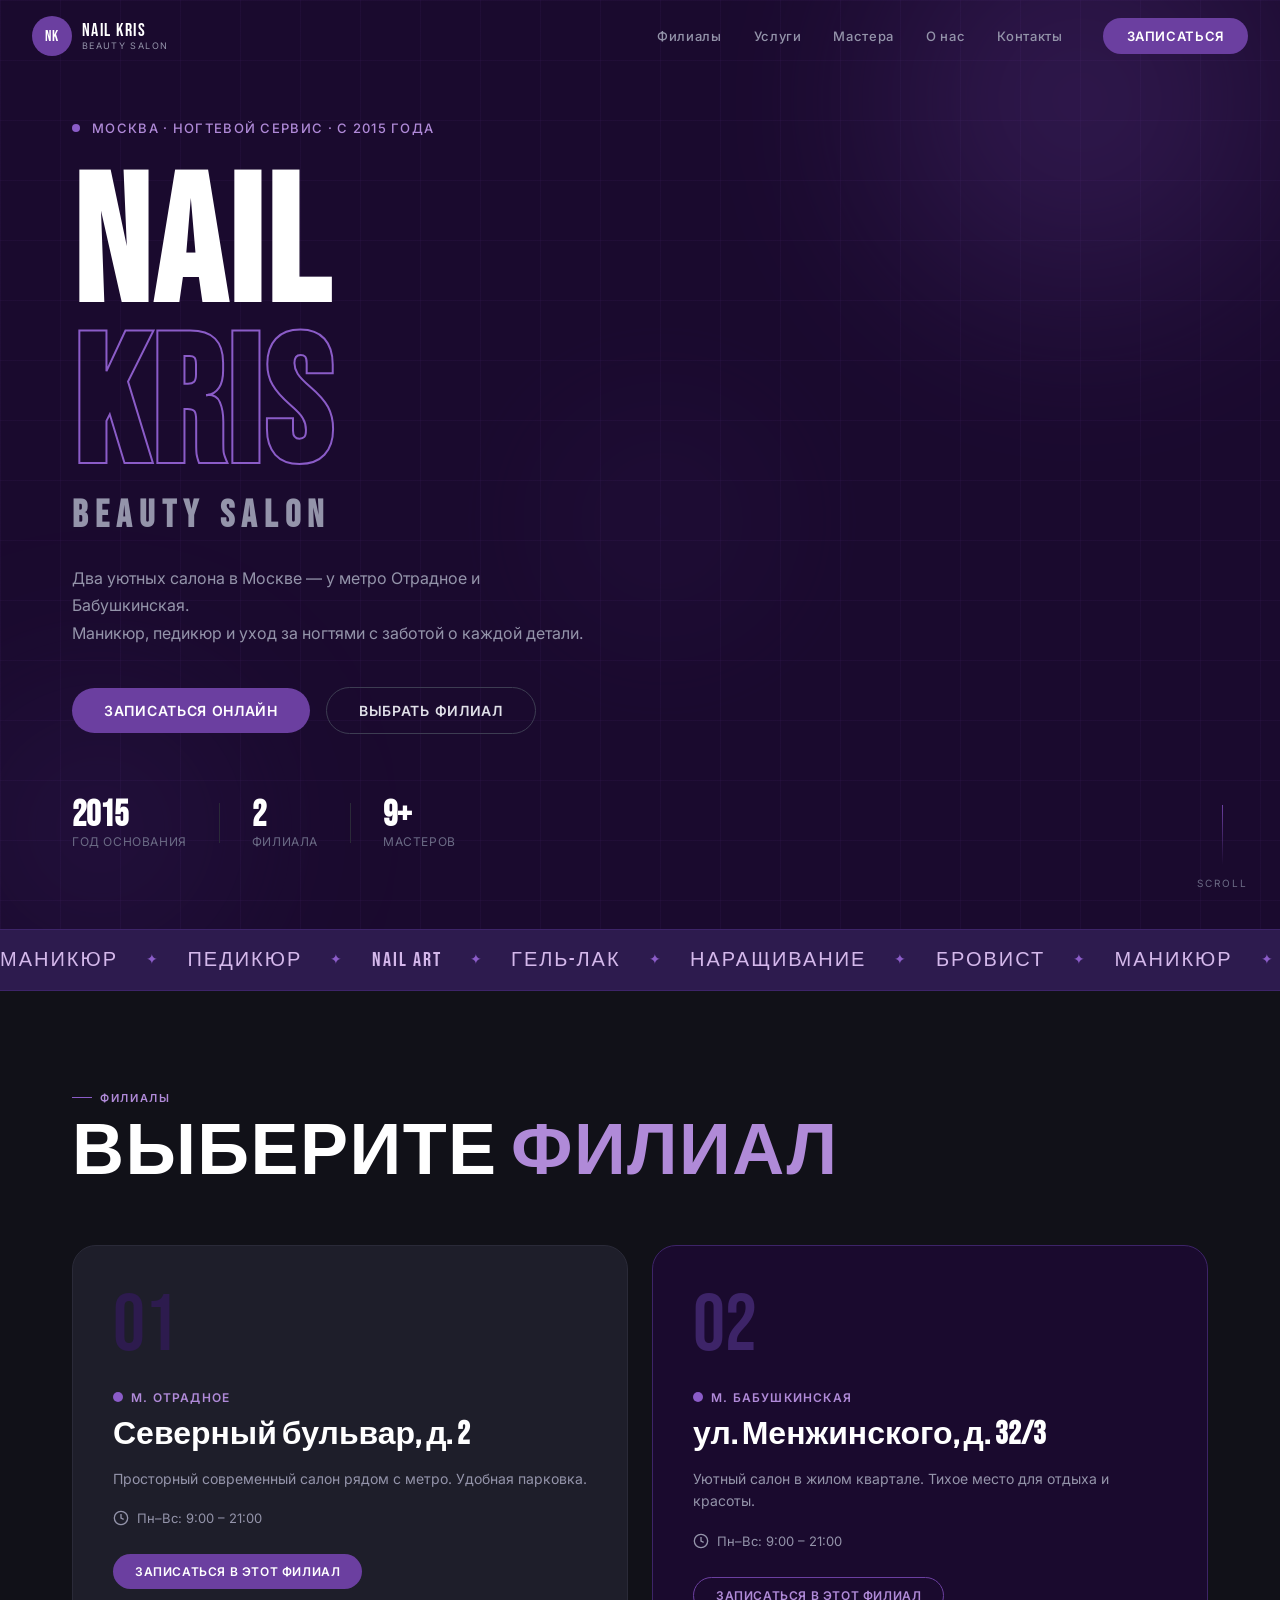
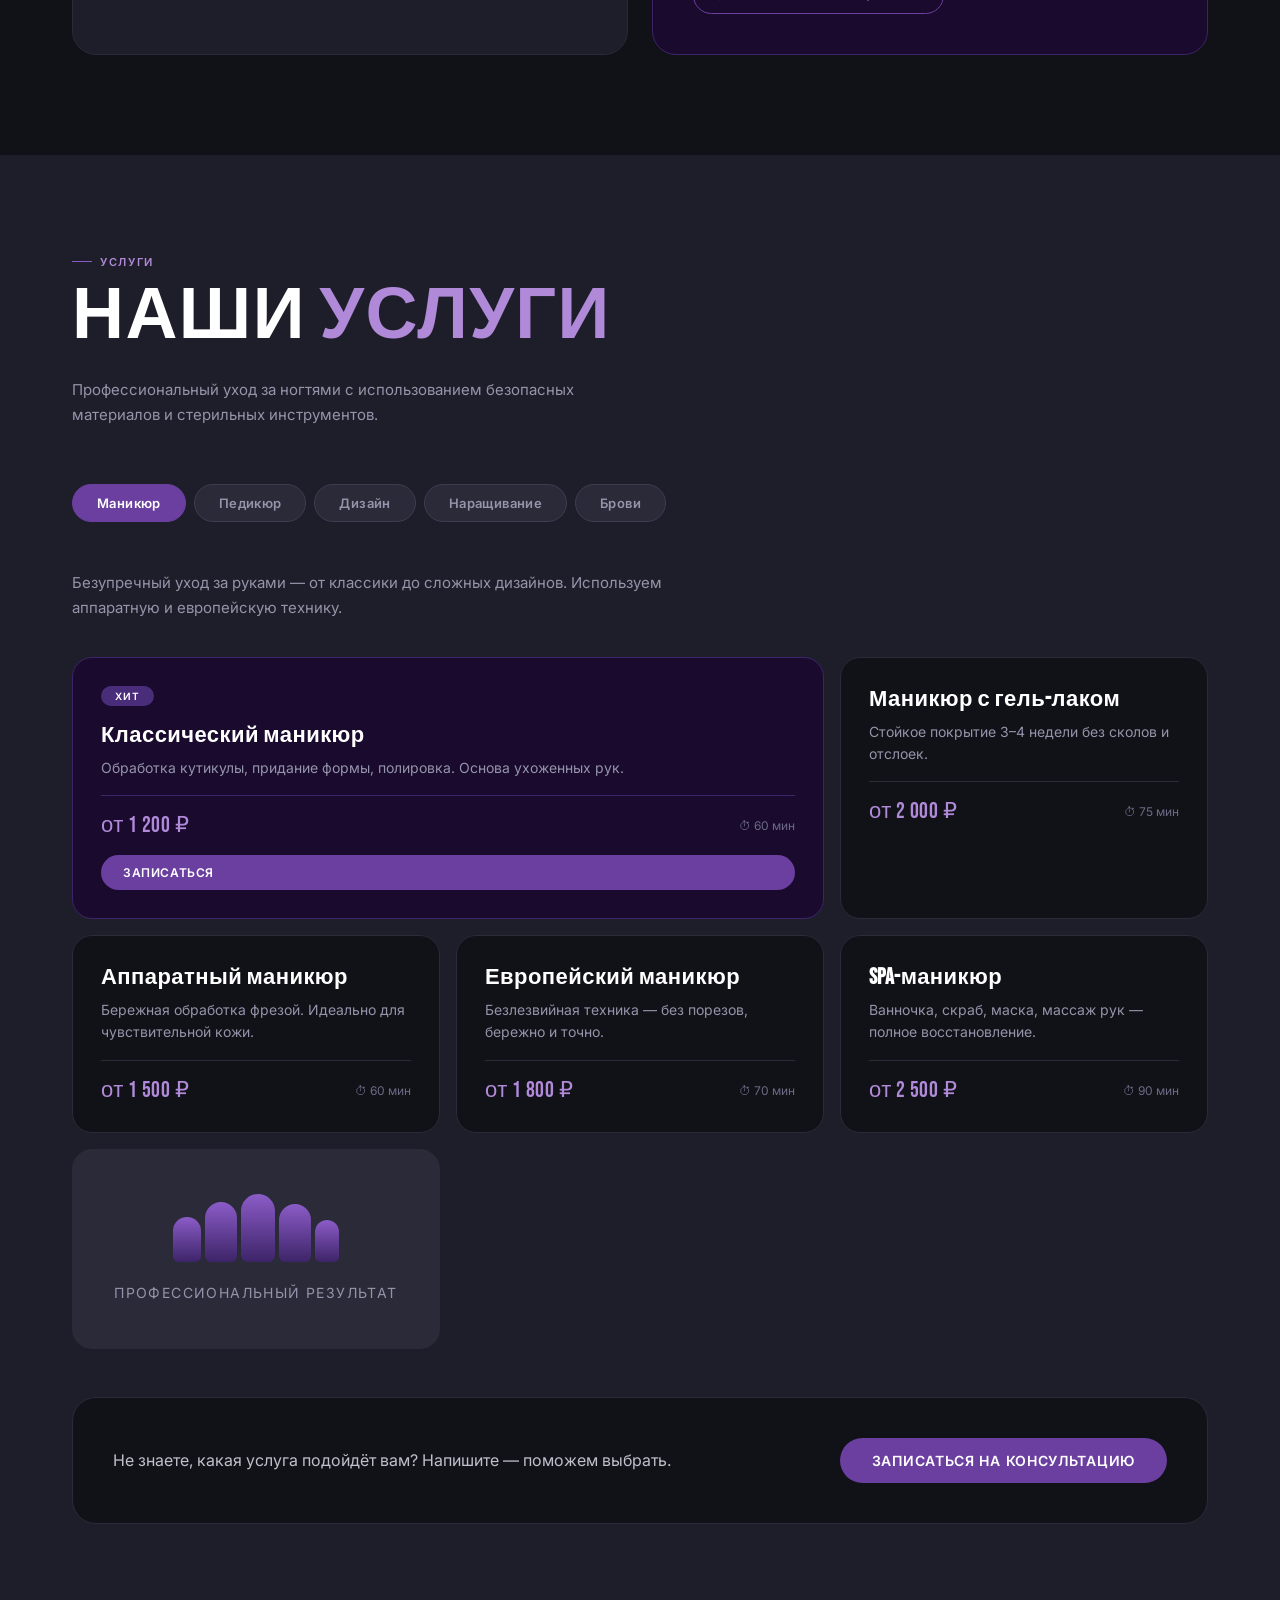
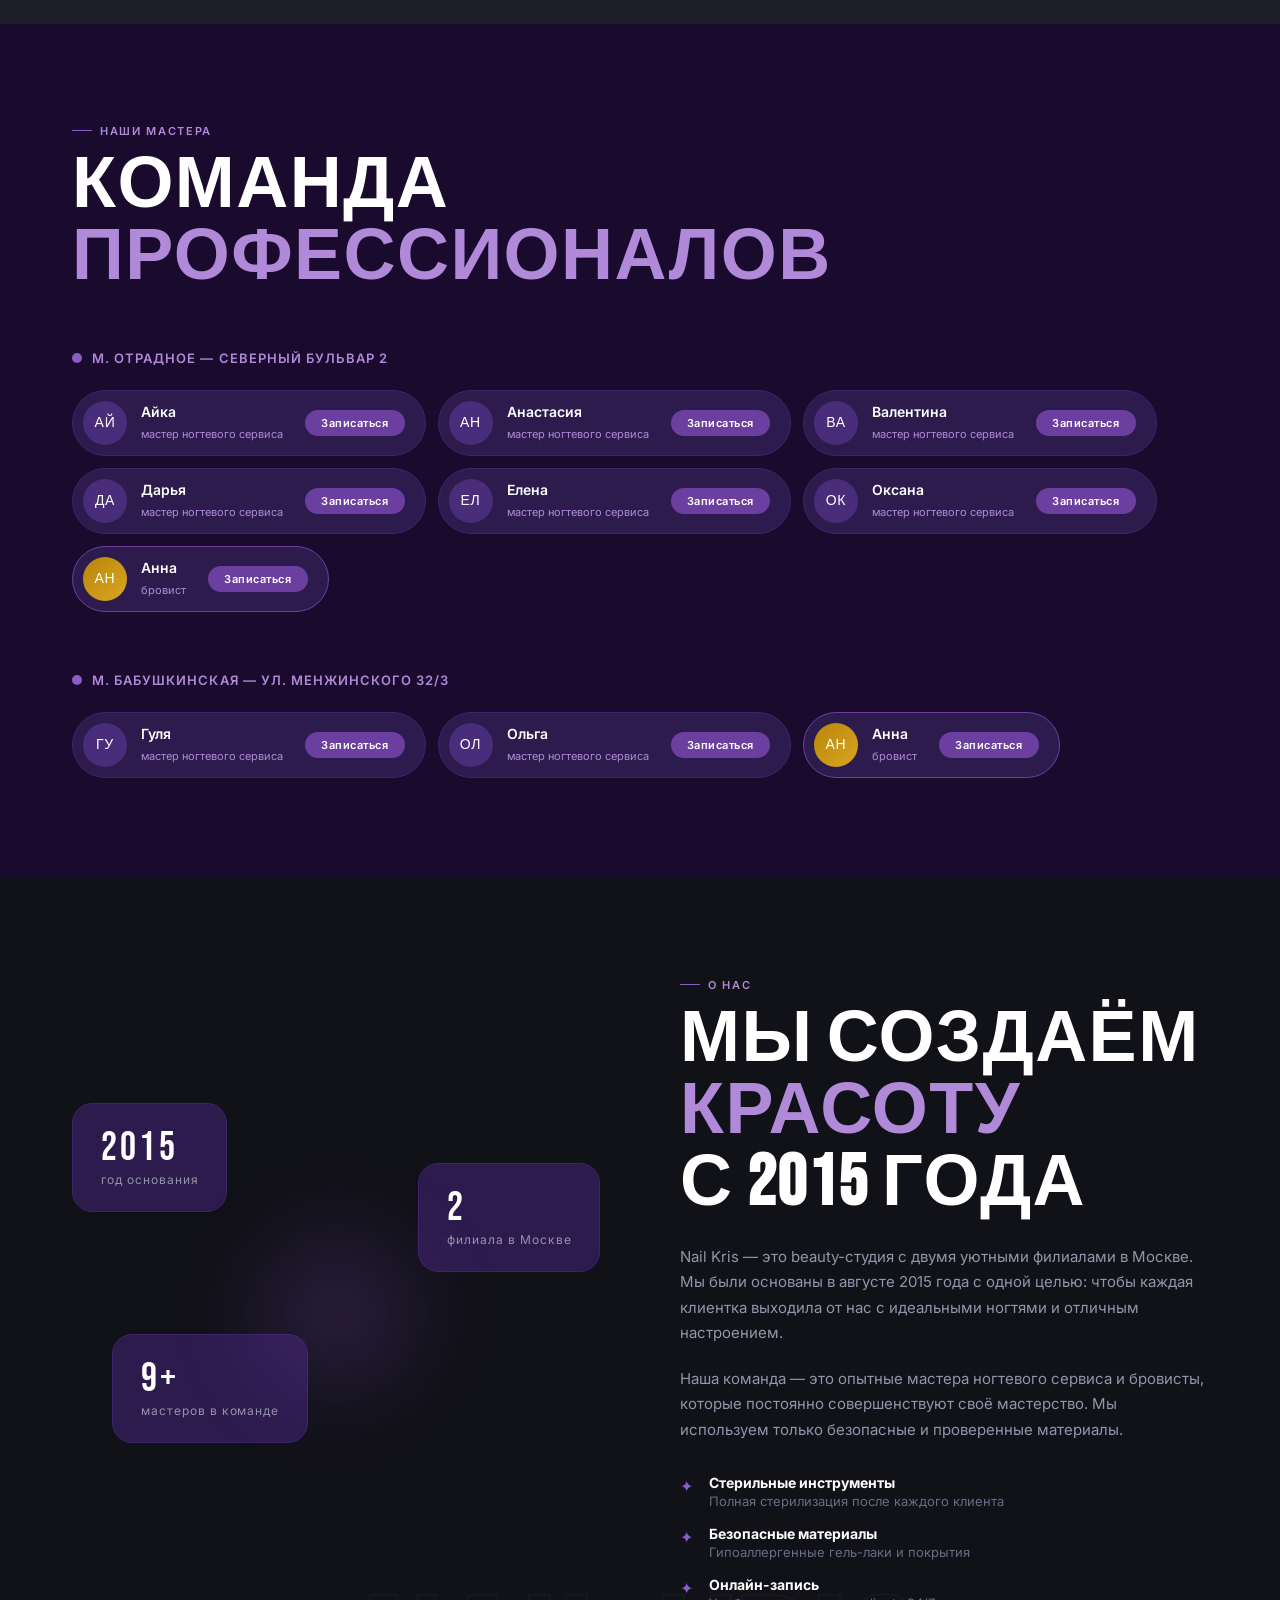
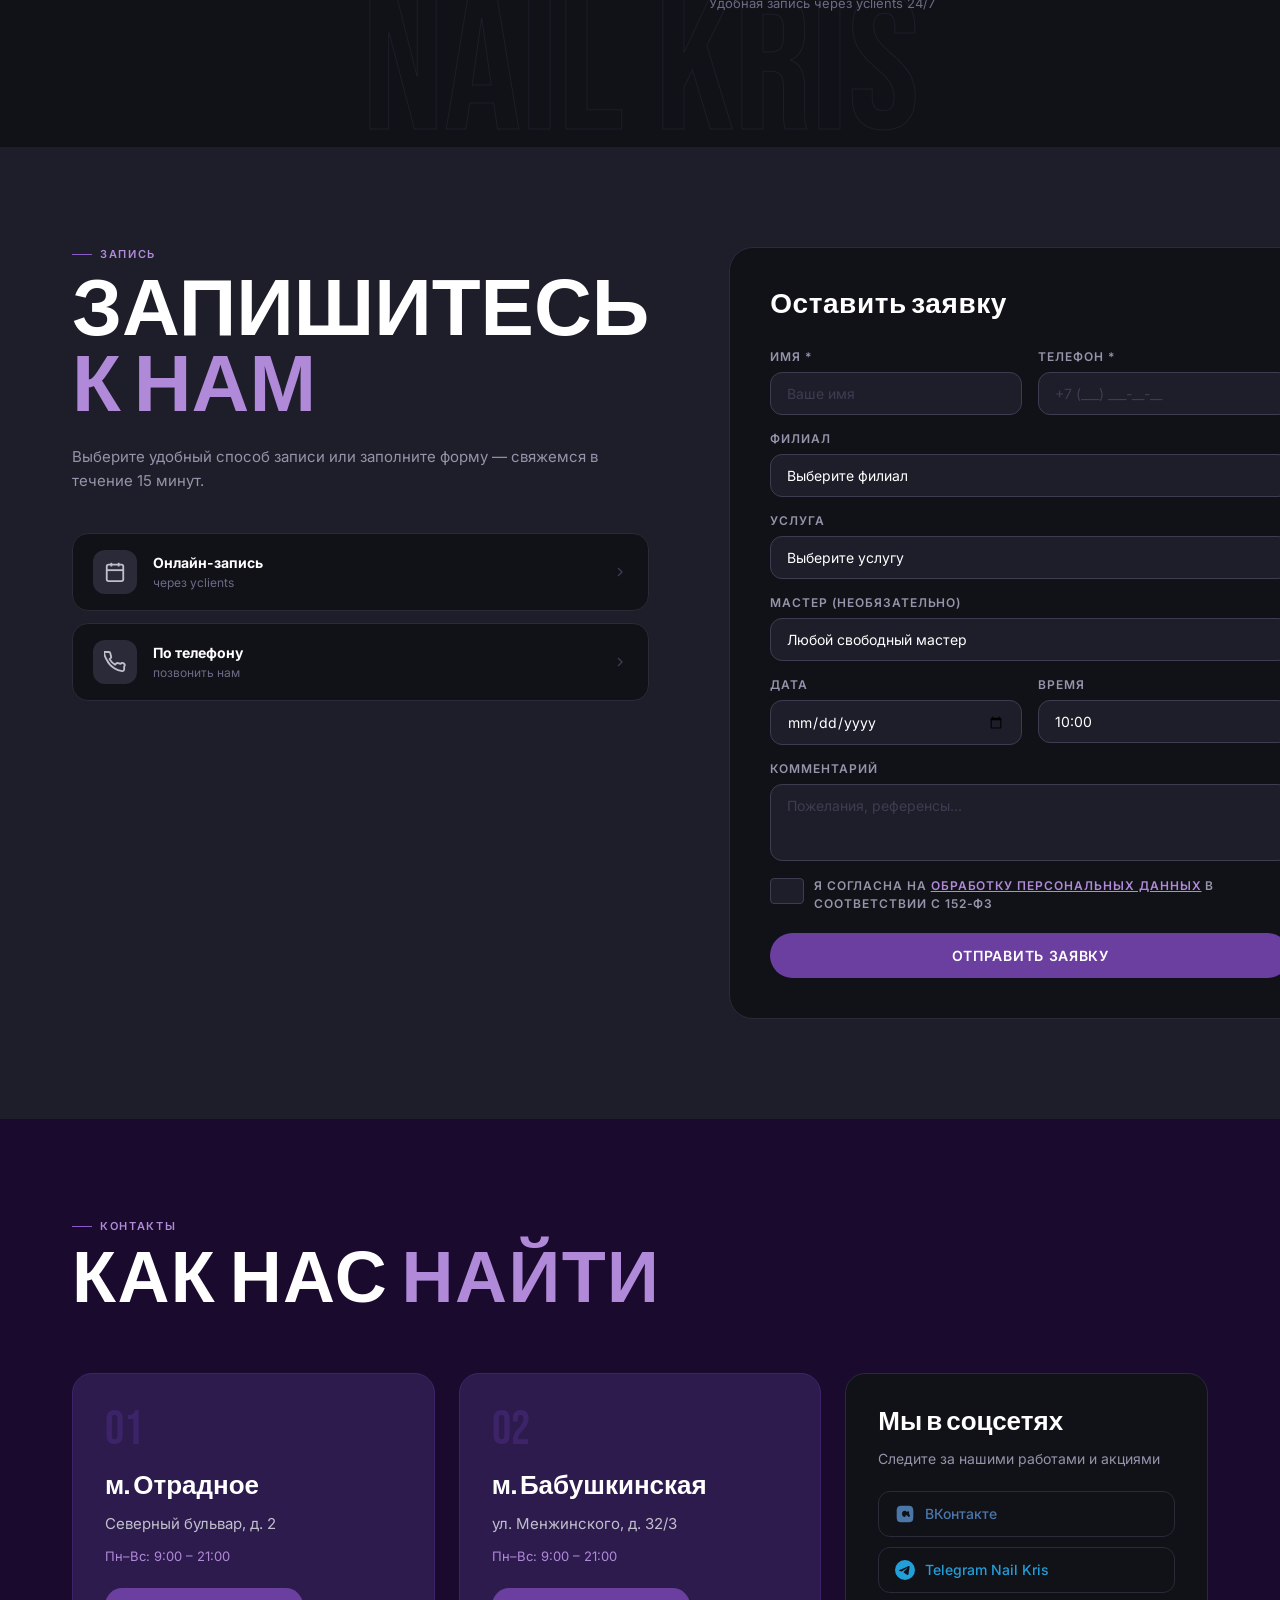
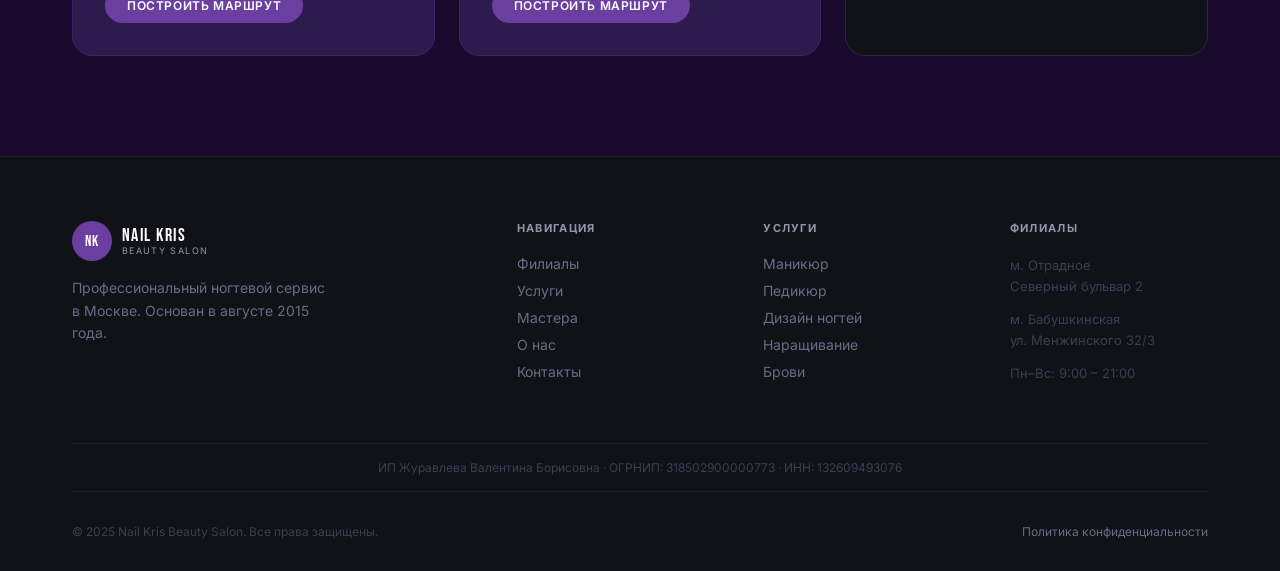
<file: index.html>
<!DOCTYPE html>
<html lang="ru">
<head>
  <meta charset="UTF-8" />
  <meta name="viewport" content="width=device-width, initial-scale=1.0" />
  <title>NAIL KRIS — Beauty Salon · Москва</title>
  <link rel="preconnect" href="https://fonts.googleapis.com" />
  <link rel="preconnect" href="https://fonts.gstatic.com" crossorigin />
  <link href="https://fonts.googleapis.com/css2?family=Bebas+Neue&family=Inter:wght@300;400;500;600&family=Cormorant+Garamond:ital,wght@0,400;0,600;1,400&display=swap" rel="stylesheet" />
  <link rel="stylesheet" href="style.css" />
</head>
<body>

  <!-- HEADER -->
  <header class="header" id="header">
    <div class="header__inner">
      <a href="#" class="logo">
        <div class="logo__icon">NK</div>
        <div class="logo__text">
          <span class="logo__main">NAIL KRIS</span>
          <span class="logo__sub">beauty salon</span>
        </div>
      </a>
      <nav class="nav">
        <a href="#branches">Филиалы</a>
        <a href="#services">Услуги</a>
        <a href="#team">Мастера</a>
        <a href="#about">О нас</a>
        <a href="#contacts">Контакты</a>
      </nav>
      <a href="#booking" class="btn-header">Записаться</a>
      <button class="burger" id="burger">
        <span></span><span></span><span></span>
      </button>
    </div>
    <div class="mobile-menu" id="mobileMenu">
      <a href="#branches">Филиалы</a>
      <a href="#services">Услуги</a>
      <a href="#team">Мастера</a>
      <a href="#about">О нас</a>
      <a href="#contacts">Контакты</a>
      <a href="#booking" class="mobile-cta">Записаться</a>
    </div>
  </header>

  <!-- HERO -->
  <section class="hero">
    <div class="hero__bg">
      <div class="hero__orb hero__orb--1"></div>
      <div class="hero__orb hero__orb--2"></div>
      <div class="hero__orb hero__orb--3"></div>
      <div class="hero__grid"></div>
    </div>
    <div class="hero__content">
      <div class="hero__eyebrow">
        <span class="hero__dot"></span>
        <span>Москва · Ногтевой сервис · с 2015 года</span>
      </div>
      <h1 class="hero__title">
        <span class="line">NAIL</span>
        <span class="line line--stroke">KRIS</span>
        <span class="line line--small">BEAUTY SALON</span>
      </h1>
      <p class="hero__desc">
        Два уютных салона в Москве — у метро Отрадное и Бабушкинская.<br>
        Маникюр, педикюр и уход за ногтями с заботой о каждой детали.
      </p>
      <div class="hero__btns">
        <a href="#booking" class="btn btn--primary">Записаться онлайн</a>
        <a href="#branches" class="btn btn--secondary">Выбрать филиал</a>
      </div>
      <div class="hero__stats">
        <div class="hero__stat">
          <strong>2015</strong>
          <span>год основания</span>
        </div>
        <div class="hero__divider"></div>
        <div class="hero__stat">
          <strong>2</strong>
          <span>филиала</span>
        </div>
        <div class="hero__divider"></div>
        <div class="hero__stat">
          <strong>9+</strong>
          <span>мастеров</span>
        </div>
      </div>
    </div>
    <div class="hero__scroll">
      <div class="hero__scroll-line"></div>
      <span>scroll</span>
    </div>
  </section>

  <!-- MARQUEE -->
  <div class="marquee">
    <div class="marquee__inner">
      <span>МАНИКЮР</span><span class="mx">✦</span>
      <span>ПЕДИКЮР</span><span class="mx">✦</span>
      <span>NAIL ART</span><span class="mx">✦</span>
      <span>ГЕЛЬ-ЛАК</span><span class="mx">✦</span>
      <span>НАРАЩИВАНИЕ</span><span class="mx">✦</span>
      <span>БРОВИСТ</span><span class="mx">✦</span>
      <span>МАНИКЮР</span><span class="mx">✦</span>
      <span>ПЕДИКЮР</span><span class="mx">✦</span>
      <span>NAIL ART</span><span class="mx">✦</span>
      <span>ГЕЛЬ-ЛАК</span><span class="mx">✦</span>
      <span>НАРАЩИВАНИЕ</span><span class="mx">✦</span>
      <span>БРОВИСТ</span><span class="mx">✦</span>
    </div>
  </div>

  <!-- BRANCHES -->
  <section class="branches" id="branches">
    <div class="container">
      <div class="section-head">
        <p class="tag">Филиалы</p>
        <h2 class="section-title">ВЫБЕРИТЕ <em>ФИЛИАЛ</em></h2>
      </div>
      <div class="branches__grid">
        <div class="branch-card">
          <div class="branch-card__num">01</div>
          <div class="branch-card__metro">
            <div class="metro-dot"></div>
            <span>м. Отрадное</span>
          </div>
          <h3 class="branch-card__addr">Северный бульвар, д. 2</h3>
          <p class="branch-card__desc">Просторный современный салон рядом с метро. Удобная парковка.</p>
          <div class="branch-card__hours">
            <svg width="16" height="16" viewBox="0 0 24 24" fill="none" stroke="currentColor" stroke-width="2"><circle cx="12" cy="12" r="10"/><polyline points="12 6 12 12 16 14"/></svg>
            Пн–Вс: 9:00 – 21:00
          </div>
          <a href="#booking" class="btn btn--primary btn--sm">Записаться в этот филиал</a>
        </div>
        <div class="branch-card branch-card--accent">
          <div class="branch-card__num">02</div>
          <div class="branch-card__metro">
            <div class="metro-dot"></div>
            <span>м. Бабушкинская</span>
          </div>
          <h3 class="branch-card__addr">ул. Менжинского, д. 32/3</h3>
          <p class="branch-card__desc">Уютный салон в жилом квартале. Тихое место для отдыха и красоты.</p>
          <div class="branch-card__hours">
            <svg width="16" height="16" viewBox="0 0 24 24" fill="none" stroke="currentColor" stroke-width="2"><circle cx="12" cy="12" r="10"/><polyline points="12 6 12 12 16 14"/></svg>
            Пн–Вс: 9:00 – 21:00
          </div>
          <a href="#booking" class="btn btn--outline btn--sm">Записаться в этот филиал</a>
        </div>
      </div>
    </div>
  </section>

  <!-- SERVICES -->
  <section class="services" id="services">
    <div class="container">
      <div class="section-head">
        <p class="tag">Услуги</p>
        <h2 class="section-title">НАШИ <em>УСЛУГИ</em></h2>
        <p class="section-desc">Профессиональный уход за ногтями с использованием безопасных материалов и стерильных инструментов.</p>
      </div>
      <div class="tabs">
        <button class="tab active" data-tab="manicure">Маникюр</button>
        <button class="tab" data-tab="pedicure">Педикюр</button>
        <button class="tab" data-tab="design">Дизайн</button>
        <button class="tab" data-tab="buildup">Наращивание</button>
        <button class="tab" data-tab="brows">Брови</button>
      </div>

      <div class="tab-pane active" id="manicure">
        <div class="services-intro">
          <p>Безупречный уход за руками — от классики до сложных дизайнов. Используем аппаратную и европейскую технику.</p>
        </div>
        <div class="services-grid">
          <div class="service-item service-item--hero">
            <div class="service-item__badge">Хит</div>
            <div class="service-item__body">
              <h3>Классический маникюр</h3>
              <p>Обработка кутикулы, придание формы, полировка. Основа ухоженных рук.</p>
              <div class="service-item__footer">
                <span class="price">от 1 200 ₽</span>
                <span class="duration">⏱ 60 мин</span>
              </div>
            </div>
            <a href="#booking" class="btn btn--primary btn--sm">Записаться</a>
          </div>
          <div class="service-item">
            <h3>Маникюр с гель-лаком</h3>
            <p>Стойкое покрытие 3–4 недели без сколов и отслоек.</p>
            <div class="service-item__footer">
              <span class="price">от 2 000 ₽</span>
              <span class="duration">⏱ 75 мин</span>
            </div>
          </div>
          <div class="service-item">
            <h3>Аппаратный маникюр</h3>
            <p>Бережная обработка фрезой. Идеально для чувствительной кожи.</p>
            <div class="service-item__footer">
              <span class="price">от 1 500 ₽</span>
              <span class="duration">⏱ 60 мин</span>
            </div>
          </div>
          <div class="service-item">
            <h3>Европейский маникюр</h3>
            <p>Безлезвийная техника — без порезов, бережно и точно.</p>
            <div class="service-item__footer">
              <span class="price">от 1 800 ₽</span>
              <span class="duration">⏱ 70 мин</span>
            </div>
          </div>
          <div class="service-item">
            <h3>SPA-маникюр</h3>
            <p>Ванночка, скраб, маска, массаж рук — полное восстановление.</p>
            <div class="service-item__footer">
              <span class="price">от 2 500 ₽</span>
              <span class="duration">⏱ 90 мин</span>
            </div>
          </div>
          <div class="service-item service-item--dark">
            <div class="service-nails-art">
              <div class="nail-demo n1"></div>
              <div class="nail-demo n2"></div>
              <div class="nail-demo n3"></div>
              <div class="nail-demo n4"></div>
              <div class="nail-demo n5"></div>
            </div>
            <p>Профессиональный результат</p>
          </div>
        </div>
      </div>

      <div class="tab-pane" id="pedicure">
        <div class="services-intro">
          <p>Красота и здоровье ног в комфортных условиях. Используем только качественные средства ухода.</p>
        </div>
        <div class="services-grid">
          <div class="service-item service-item--hero">
            <div class="service-item__badge">Популярно</div>
            <div class="service-item__body">
              <h3>Классический педикюр</h3>
              <p>Обработка, шлифовка, нанесение покрытия на ноги.</p>
              <div class="service-item__footer">
                <span class="price">от 1 800 ₽</span>
                <span class="duration">⏱ 75 мин</span>
              </div>
            </div>
            <a href="#booking" class="btn btn--primary btn--sm">Записаться</a>
          </div>
          <div class="service-item">
            <h3>Педикюр с гель-лаком</h3>
            <p>Стойкое покрытие до 4–5 недель. Эффект надолго.</p>
            <div class="service-item__footer">
              <span class="price">от 2 500 ₽</span>
              <span class="duration">⏱ 90 мин</span>
            </div>
          </div>
          <div class="service-item">
            <h3>Аппаратный педикюр</h3>
            <p>Сухая обработка без воды. Безопасно и гигиенично.</p>
            <div class="service-item__footer">
              <span class="price">от 2 200 ₽</span>
              <span class="duration">⏱ 80 мин</span>
            </div>
          </div>
          <div class="service-item">
            <h3>SPA-педикюр</h3>
            <p>Ванночка с морской солью, пилинг, маска и массаж ног.</p>
            <div class="service-item__footer">
              <span class="price">от 3 200 ₽</span>
              <span class="duration">⏱ 110 мин</span>
            </div>
          </div>
          <div class="service-item">
            <h3>Лечебный педикюр</h3>
            <p>Специальный уход при трещинах, натоптышах, сухости.</p>
            <div class="service-item__footer">
              <span class="price">от 2 800 ₽</span>
              <span class="duration">⏱ 90 мин</span>
            </div>
          </div>
        </div>
      </div>

      <div class="tab-pane" id="design">
        <div class="services-intro">
          <p>Дизайн ногтей — от минимализма до сложных авторских работ. Воплощаем любые идеи.</p>
        </div>
        <div class="services-grid">
          <div class="service-item">
            <h3>Простой дизайн</h3>
            <p>Французский маникюр, градиент, базовые фигуры.</p>
            <div class="service-item__footer">
              <span class="price">от 300 ₽/ноготь</span>
              <span class="duration">⏱ от 15 мин</span>
            </div>
          </div>
          <div class="service-item service-item--hero">
            <div class="service-item__badge">Авторская работа</div>
            <div class="service-item__body">
              <h3>Nail Art (полное оформление)</h3>
              <p>Роспись кистью, 3D-элементы, стразы, фольга, геометрия. Уникальный дизайн по вашему референсу.</p>
              <div class="service-item__footer">
                <span class="price">от 4 000 ₽</span>
                <span class="duration">⏱ от 2 часов</span>
              </div>
            </div>
            <a href="#booking" class="btn btn--primary btn--sm">Записаться</a>
          </div>
          <div class="service-item">
            <h3>Сложный дизайн</h3>
            <p>3D-элементы, стразы, фольга, сложная роспись.</p>
            <div class="service-item__footer">
              <span class="price">от 600 ₽/ноготь</span>
              <span class="duration">⏱ от 30 мин</span>
            </div>
          </div>
          <div class="service-item">
            <h3>Хромирование и втирка</h3>
            <p>Зеркальный блеск и хромовый эффект на всех ногтях.</p>
            <div class="service-item__footer">
              <span class="price">от 800 ₽</span>
              <span class="duration">⏱ 20 мин</span>
            </div>
          </div>
          <div class="service-item">
            <h3>Стразы и декор</h3>
            <p>Кристаллы, пайетки, ракушки, сухоцветы.</p>
            <div class="service-item__footer">
              <span class="price">от 200 ₽</span>
              <span class="duration">⏱ от 10 мин</span>
            </div>
          </div>
        </div>
      </div>

      <div class="tab-pane" id="buildup">
        <div class="services-intro">
          <p>Наращивание и укрепление для длинных, прочных и красивых ногтей.</p>
        </div>
        <div class="services-grid">
          <div class="service-item service-item--hero">
            <div class="service-item__badge">Популярно</div>
            <div class="service-item__body">
              <h3>Наращивание на типсы</h3>
              <p>Моделирование любой формы и длины. Натуральный результат.</p>
              <div class="service-item__footer">
                <span class="price">от 3 500 ₽</span>
                <span class="duration">⏱ 2–3 часа</span>
              </div>
            </div>
            <a href="#booking" class="btn btn--primary btn--sm">Записаться</a>
          </div>
          <div class="service-item">
            <h3>Наращивание на форму</h3>
            <p>Индивидуальная форма без типс. Максимально естественно.</p>
            <div class="service-item__footer">
              <span class="price">от 4 200 ₽</span>
              <span class="duration">⏱ 3 часа</span>
            </div>
          </div>
          <div class="service-item">
            <h3>Укрепление гелем</h3>
            <p>Защита тонких ногтей с сохранением гибкости.</p>
            <div class="service-item__footer">
              <span class="price">от 1 500 ₽</span>
              <span class="duration">⏱ 60 мин</span>
            </div>
          </div>
          <div class="service-item">
            <h3>Коррекция наращивания</h3>
            <p>Восстановление формы и покрытия по мере отрастания.</p>
            <div class="service-item__footer">
              <span class="price">от 2 500 ₽</span>
              <span class="duration">⏱ 90 мин</span>
            </div>
          </div>
          <div class="service-item">
            <h3>Снятие наращивания</h3>
            <p>Безопасное снятие с минимальным воздействием.</p>
            <div class="service-item__footer">
              <span class="price">от 800 ₽</span>
              <span class="duration">⏱ 40 мин</span>
            </div>
          </div>
        </div>
      </div>

      <div class="tab-pane" id="brows">
        <div class="services-intro">
          <p>Коррекция и оформление бровей — завершающий штрих вашего образа.</p>
        </div>
        <div class="services-grid">
          <div class="service-item service-item--hero">
            <div class="service-item__badge">Мастер Анна</div>
            <div class="service-item__body">
              <h3>Коррекция бровей</h3>
              <p>Подбор формы и коррекция под ваш тип лица. Нить, воск или пинцет.</p>
              <div class="service-item__footer">
                <span class="price">от 700 ₽</span>
                <span class="duration">⏱ 30 мин</span>
              </div>
            </div>
            <a href="#booking" class="btn btn--primary btn--sm">Записаться</a>
          </div>
          <div class="service-item">
            <h3>Окрашивание бровей</h3>
            <p>Хна или краска. Стойкое равномерное окрашивание.</p>
            <div class="service-item__footer">
              <span class="price">от 800 ₽</span>
              <span class="duration">⏱ 40 мин</span>
            </div>
          </div>
          <div class="service-item">
            <h3>Коррекция + окрашивание</h3>
            <p>Комплексный уход — форма и цвет в одном визите.</p>
            <div class="service-item__footer">
              <span class="price">от 1 300 ₽</span>
              <span class="duration">⏱ 60 мин</span>
            </div>
          </div>
          <div class="service-item">
            <h3>Ламинирование бровей</h3>
            <p>Укладка и фиксация волосков. Эффект держится до 6 недель.</p>
            <div class="service-item__footer">
              <span class="price">от 2 000 ₽</span>
              <span class="duration">⏱ 60 мин</span>
            </div>
          </div>
        </div>
      </div>

      <div class="services__cta">
        <p>Не знаете, какая услуга подойдёт вам? Напишите — поможем выбрать.</p>
        <a href="#booking" class="btn btn--primary">Записаться на консультацию</a>
      </div>
    </div>
  </section>

  <!-- TEAM -->
  <section class="team" id="team">
    <div class="container">
      <div class="section-head">
        <p class="tag">Наши мастера</p>
        <h2 class="section-title">КОМАНДА <em>ПРОФЕССИОНАЛОВ</em></h2>
      </div>
      <div class="team__branches">
        <div class="team__branch">
          <div class="team__branch-label">
            <div class="metro-dot"></div>
            <span>м. Отрадное — Северный бульвар 2</span>
          </div>
          <div class="masters-grid">
            <div class="master-card">
              <div class="master-card__avatar">АЙ</div>
              <div class="master-card__info">
                <h4>Айка</h4>
                <span>мастер ногтевого сервиса</span>
              </div>
              <a href="#booking" class="master-card__btn">Записаться</a>
            </div>
            <div class="master-card">
              <div class="master-card__avatar">АН</div>
              <div class="master-card__info">
                <h4>Анастасия</h4>
                <span>мастер ногтевого сервиса</span>
              </div>
              <a href="#booking" class="master-card__btn">Записаться</a>
            </div>
            <div class="master-card">
              <div class="master-card__avatar">ВА</div>
              <div class="master-card__info">
                <h4>Валентина</h4>
                <span>мастер ногтевого сервиса</span>
              </div>
              <a href="#booking" class="master-card__btn">Записаться</a>
            </div>
            <div class="master-card">
              <div class="master-card__avatar">ДА</div>
              <div class="master-card__info">
                <h4>Дарья</h4>
                <span>мастер ногтевого сервиса</span>
              </div>
              <a href="#booking" class="master-card__btn">Записаться</a>
            </div>
            <div class="master-card">
              <div class="master-card__avatar">ЕЛ</div>
              <div class="master-card__info">
                <h4>Елена</h4>
                <span>мастер ногтевого сервиса</span>
              </div>
              <a href="#booking" class="master-card__btn">Записаться</a>
            </div>
            <div class="master-card">
              <div class="master-card__avatar">ОК</div>
              <div class="master-card__info">
                <h4>Оксана</h4>
                <span>мастер ногтевого сервиса</span>
              </div>
              <a href="#booking" class="master-card__btn">Записаться</a>
            </div>
            <div class="master-card master-card--special">
              <div class="master-card__avatar master-card__avatar--gold">АН</div>
              <div class="master-card__info">
                <h4>Анна</h4>
                <span>бровист</span>
              </div>
              <a href="#booking" class="master-card__btn">Записаться</a>
            </div>
          </div>
        </div>
        <div class="team__branch">
          <div class="team__branch-label">
            <div class="metro-dot"></div>
            <span>м. Бабушкинская — ул. Менжинского 32/3</span>
          </div>
          <div class="masters-grid">
            <div class="master-card">
              <div class="master-card__avatar">ГУ</div>
              <div class="master-card__info">
                <h4>Гуля</h4>
                <span>мастер ногтевого сервиса</span>
              </div>
              <a href="#booking" class="master-card__btn">Записаться</a>
            </div>
            <div class="master-card">
              <div class="master-card__avatar">ОЛ</div>
              <div class="master-card__info">
                <h4>Ольга</h4>
                <span>мастер ногтевого сервиса</span>
              </div>
              <a href="#booking" class="master-card__btn">Записаться</a>
            </div>
            <div class="master-card master-card--special">
              <div class="master-card__avatar master-card__avatar--gold">АН</div>
              <div class="master-card__info">
                <h4>Анна</h4>
                <span>бровист</span>
              </div>
              <a href="#booking" class="master-card__btn">Записаться</a>
            </div>
          </div>
        </div>
      </div>
    </div>
  </section>

  <!-- ABOUT -->
  <section class="about" id="about">
    <div class="about__bg-text">NAIL KRIS</div>
    <div class="container">
      <div class="about__inner">
        <div class="about__visual">
          <div class="about__card about__card--1">
            <span class="about__card-num">2015</span>
            <span>год основания</span>
          </div>
          <div class="about__card about__card--2">
            <span class="about__card-num">2</span>
            <span>филиала в Москве</span>
          </div>
          <div class="about__card about__card--3">
            <span class="about__card-num">9+</span>
            <span>мастеров в команде</span>
          </div>
          <div class="about__orb"></div>
        </div>
        <div class="about__content">
          <p class="tag">О нас</p>
          <h2 class="section-title">МЫ СОЗДАЁМ<br><em>КРАСОТУ</em><br>С 2015 ГОДА</h2>
          <p class="about__text">Nail Kris — это beauty-студия с двумя уютными филиалами в Москве. Мы были основаны в августе 2015 года с одной целью: чтобы каждая клиентка выходила от нас с идеальными ногтями и отличным настроением.</p>
          <p class="about__text">Наша команда — это опытные мастера ногтевого сервиса и бровисты, которые постоянно совершенствуют своё мастерство. Мы используем только безопасные и проверенные материалы.</p>
          <div class="about__features">
            <div class="feature">
              <div class="feature__icon">✦</div>
              <div>
                <strong>Стерильные инструменты</strong>
                <p>Полная стерилизация после каждого клиента</p>
              </div>
            </div>
            <div class="feature">
              <div class="feature__icon">✦</div>
              <div>
                <strong>Безопасные материалы</strong>
                <p>Гипоаллергенные гель-лаки и покрытия</p>
              </div>
            </div>
            <div class="feature">
              <div class="feature__icon">✦</div>
              <div>
                <strong>Онлайн-запись</strong>
                <p>Удобная запись через yclients 24/7</p>
              </div>
            </div>
          </div>
        </div>
      </div>
    </div>
  </section>

  <!-- BOOKING -->
  <section class="booking" id="booking">
    <div class="container">
      <div class="booking__inner">
        <div class="booking__left">
          <p class="tag">Запись</p>
          <h2 class="booking__title">ЗАПИШИТЕСЬ<br><em>К НАМ</em></h2>
          <p class="booking__desc">Выберите удобный способ записи или заполните форму — свяжемся в течение 15 минут.</p>
          <div class="booking__methods">
            <a href="https://b269581.yclients.com/select-city/2/select-branch?o=&previousStepUrl=%2Fcompany%2F261010%2Fpersonal%2Fmenu%3Fo%3D" target="_blank" class="booking__method booking__method--online">
              <div class="booking__method-icon">
                <svg width="22" height="22" viewBox="0 0 24 24" fill="none" stroke="currentColor" stroke-width="2"><rect x="3" y="4" width="18" height="18" rx="2"/><line x1="16" y1="2" x2="16" y2="6"/><line x1="8" y1="2" x2="8" y2="6"/><line x1="3" y1="10" x2="21" y2="10"/></svg>
              </div>
              <div>
                <strong>Онлайн-запись</strong>
                <span>через yclients</span>
              </div>
              <svg class="arr" width="16" height="16" viewBox="0 0 24 24" fill="none" stroke="currentColor" stroke-width="2"><polyline points="9 18 15 12 9 6"/></svg>
            </a>
            <a href="tel:+7" class="booking__method">
              <div class="booking__method-icon">
                <svg width="22" height="22" viewBox="0 0 24 24" fill="none" stroke="currentColor" stroke-width="2"><path d="M22 16.92v3a2 2 0 01-2.18 2 19.79 19.79 0 01-8.63-3.07A19.5 19.5 0 013.07 9.81a19.79 19.79 0 01-3.07-8.67A2 2 0 012 1.09h3a2 2 0 012 1.72c.127.96.361 1.903.7 2.81a2 2 0 01-.45 2.11L6.09 8.91a16 16 0 006 6l1.27-1.27a2 2 0 012.11-.45c.907.339 1.85.573 2.81.7A2 2 0 0122 16.92z"/></svg>
              </div>
              <div>
                <strong>По телефону</strong>
                <span>позвонить нам</span>
              </div>
              <svg class="arr" width="16" height="16" viewBox="0 0 24 24" fill="none" stroke="currentColor" stroke-width="2"><polyline points="9 18 15 12 9 6"/></svg>
            </a>
          </div>
        </div>
        <div class="booking__right">
          <form class="booking__form" id="bookingForm">
            <h3>Оставить заявку</h3>
            <div class="form-row">
              <div class="form-group">
                <label>Имя *</label>
                <input type="text" placeholder="Ваше имя" required />
              </div>
              <div class="form-group">
                <label>Телефон *</label>
                <input type="tel" placeholder="+7 (___) ___-__-__" required />
              </div>
            </div>
            <div class="form-group">
              <label>Филиал</label>
              <select>
                <option value="">Выберите филиал</option>
                <option>м. Отрадное — Северный бульвар 2</option>
                <option>м. Бабушкинская — ул. Менжинского 32/3</option>
              </select>
            </div>
            <div class="form-group">
              <label>Услуга</label>
              <select>
                <option value="">Выберите услугу</option>
                <option>Маникюр классический</option>
                <option>Маникюр с гель-лаком</option>
                <option>Аппаратный маникюр</option>
                <option>SPA-маникюр</option>
                <option>Педикюр классический</option>
                <option>Педикюр с гель-лаком</option>
                <option>SPA-педикюр</option>
                <option>Nail Art / Дизайн ногтей</option>
                <option>Наращивание ногтей</option>
                <option>Коррекция и окрашивание бровей</option>
              </select>
            </div>
            <div class="form-group">
              <label>Мастер (необязательно)</label>
              <select>
                <option value="">Любой свободный мастер</option>
                <optgroup label="м. Отрадное">
                  <option>Айка</option>
                  <option>Анастасия</option>
                  <option>Валентина</option>
                  <option>Дарья</option>
                  <option>Елена</option>
                  <option>Оксана</option>
                  <option>Анна (бровист)</option>
                </optgroup>
                <optgroup label="м. Бабушкинская">
                  <option>Гуля</option>
                  <option>Ольга</option>
                  <option>Анна (бровист)</option>
                </optgroup>
              </select>
            </div>
            <div class="form-row">
              <div class="form-group">
                <label>Дата</label>
                <input type="date" />
              </div>
              <div class="form-group">
                <label>Время</label>
                <select>
                  <option>10:00</option><option>11:00</option><option>12:00</option>
                  <option>13:00</option><option>14:00</option><option>15:00</option>
                  <option>16:00</option><option>17:00</option><option>18:00</option>
                  <option>19:00</option><option>20:00</option>
                </select>
              </div>
            </div>
            <div class="form-group">
              <label>Комментарий</label>
              <textarea placeholder="Пожелания, референсы..." rows="3"></textarea>
            </div>
            <div class="form-group form-group--checkbox">
              <label class="checkbox-label">
                <input type="checkbox" required />
                <span>Я согласна на <a href="privacy-policy.html" target="_blank">обработку персональных данных</a> в соответствии с 152-ФЗ</span>
              </label>
            </div>
            <button type="submit" class="btn btn--primary btn--full">Отправить заявку</button>
          </form>
        </div>
      </div>
    </div>
  </section>

  <!-- CONTACTS -->
  <section class="contacts" id="contacts">
    <div class="container">
      <div class="section-head">
        <p class="tag">Контакты</p>
        <h2 class="section-title">КАК НАС <em>НАЙТИ</em></h2>
      </div>
      <div class="contacts__grid">
        <div class="contact-card">
          <div class="contact-card__num">01</div>
          <h3>м. Отрадное</h3>
          <address>Северный бульвар, д. 2</address>
          <div class="contact-hours">Пн–Вс: 9:00 – 21:00</div>
          <a href="#" class="btn btn--primary btn--sm">Построить маршрут</a>
        </div>
        <div class="contact-card">
          <div class="contact-card__num">02</div>
          <h3>м. Бабушкинская</h3>
          <address>ул. Менжинского, д. 32/3</address>
          <div class="contact-hours">Пн–Вс: 9:00 – 21:00</div>
          <a href="#" class="btn btn--primary btn--sm">Построить маршрут</a>
        </div>
        <div class="contact-card contact-card--social">
          <h3>Мы в соцсетях</h3>
          <p>Следите за нашими работами и акциями</p>
          <div class="social-links">
            <a href="https://vk.com/mosnailkris" target="_blank" class="social-link social-link--vk">
              <svg width="20" height="20" viewBox="0 0 24 24" fill="currentColor"><path d="M15.07 2H8.93C3.33 2 2 3.33 2 8.93v6.14C2 20.67 3.33 22 8.93 22h6.14C20.67 22 22 20.67 22 15.07V8.93C22 3.33 20.67 2 15.07 2zm2.95 13.5h-1.64c-.62 0-.81-.5-1.92-1.61-.97-.93-1.39-.93-1.66 0C12.57 15.43 12.2 15.5 11.78 15.5c-2.11 0-3.34-1.43-3.34-3.73C8.44 9.44 9.9 8 11.78 8c.46 0 .82.09 1.13.3.66.46.66 1.01 1.23 1.01.57 0 .9-.49 1.55-.49.72 0 1.31.62 1.31 1.56v.08c0 .5-.1.96-.28 1.38.19.27.38.54.58.79.34.44.68.88.68 1.53 0 .74-.53 1.34-1.96 1.34z"/></svg>
              ВКонтакте
            </a>
            <a href="https://t.me/mos_nailkris" target="_blank" class="social-link social-link--tg">
              <svg width="20" height="20" viewBox="0 0 24 24" fill="currentColor"><path d="M11.944 0A12 12 0 0 0 0 12a12 12 0 0 0 12 12 12 12 0 0 0 12-12A12 12 0 0 0 12 0a12 12 0 0 0-.056 0zm4.962 7.224c.1-.002.321.023.465.14a.506.506 0 0 1 .171.325c.016.093.036.306.02.472-.18 1.898-.962 6.502-1.36 8.627-.168.9-.499 1.201-.82 1.23-.696.065-1.225-.46-1.9-.902-1.056-.693-1.653-1.124-2.678-1.8-1.185-.78-.417-1.21.258-1.91.177-.184 3.247-2.977 3.307-3.23.007-.032.014-.15-.056-.212s-.174-.041-.249-.024c-.106.024-1.793 1.14-5.061 3.345-.48.33-.913.49-1.302.48-.428-.008-1.252-.241-1.865-.44-.752-.245-1.349-.374-1.297-.789.027-.216.325-.437.893-.663 3.498-1.524 5.83-2.529 6.998-3.014 3.332-1.386 4.025-1.627 4.476-1.635z"/></svg>
              Telegram Nail Kris
            </a>
          </div>
        </div>
      </div>
    </div>
  </section>

  <!-- FOOTER -->
  <footer class="footer">
    <div class="container">
      <div class="footer__inner">
        <div class="footer__brand">
          <a href="#" class="logo">
            <div class="logo__icon">NK</div>
            <div class="logo__text">
              <span class="logo__main">NAIL KRIS</span>
              <span class="logo__sub">beauty salon</span>
            </div>
          </a>
          <p>Профессиональный ногтевой сервис в Москве. Основан в августе 2015 года.</p>
        </div>
        <div class="footer__col">
          <h4>Навигация</h4>
          <a href="#branches">Филиалы</a>
          <a href="#services">Услуги</a>
          <a href="#team">Мастера</a>
          <a href="#about">О нас</a>
          <a href="#contacts">Контакты</a>
        </div>
        <div class="footer__col">
          <h4>Услуги</h4>
          <a href="#services">Маникюр</a>
          <a href="#services">Педикюр</a>
          <a href="#services">Дизайн ногтей</a>
          <a href="#services">Наращивание</a>
          <a href="#services">Брови</a>
        </div>
        <div class="footer__col">
          <h4>Филиалы</h4>
          <p>м. Отрадное<br>Северный бульвар 2</p>
          <p>м. Бабушкинская<br>ул. Менжинского 32/3</p>
          <p>Пн–Вс: 9:00 – 21:00</p>
        </div>
      </div>
      <div class="footer__requisites">
        ИП Журавлева Валентина Борисовна · ОГРНИП: 318502900000773 · ИНН: 132609493076
      </div>
      <div class="footer__bottom">
        <span>© 2025 Nail Kris Beauty Salon. Все права защищены.</span>
        <a href="privacy-policy.html" class="footer__policy">Политика конфиденциальности</a>
      </div>
    </div>
  </footer>

  <div class="toast" id="toast">
    <svg width="18" height="18" viewBox="0 0 24 24" fill="none" stroke="currentColor" stroke-width="2"><polyline points="20 6 9 17 4 12"/></svg>
    Заявка отправлена! Свяжемся в течение 15 минут.
  </div>

  <script src="script.js"></script>
</body>
</html>
</file>
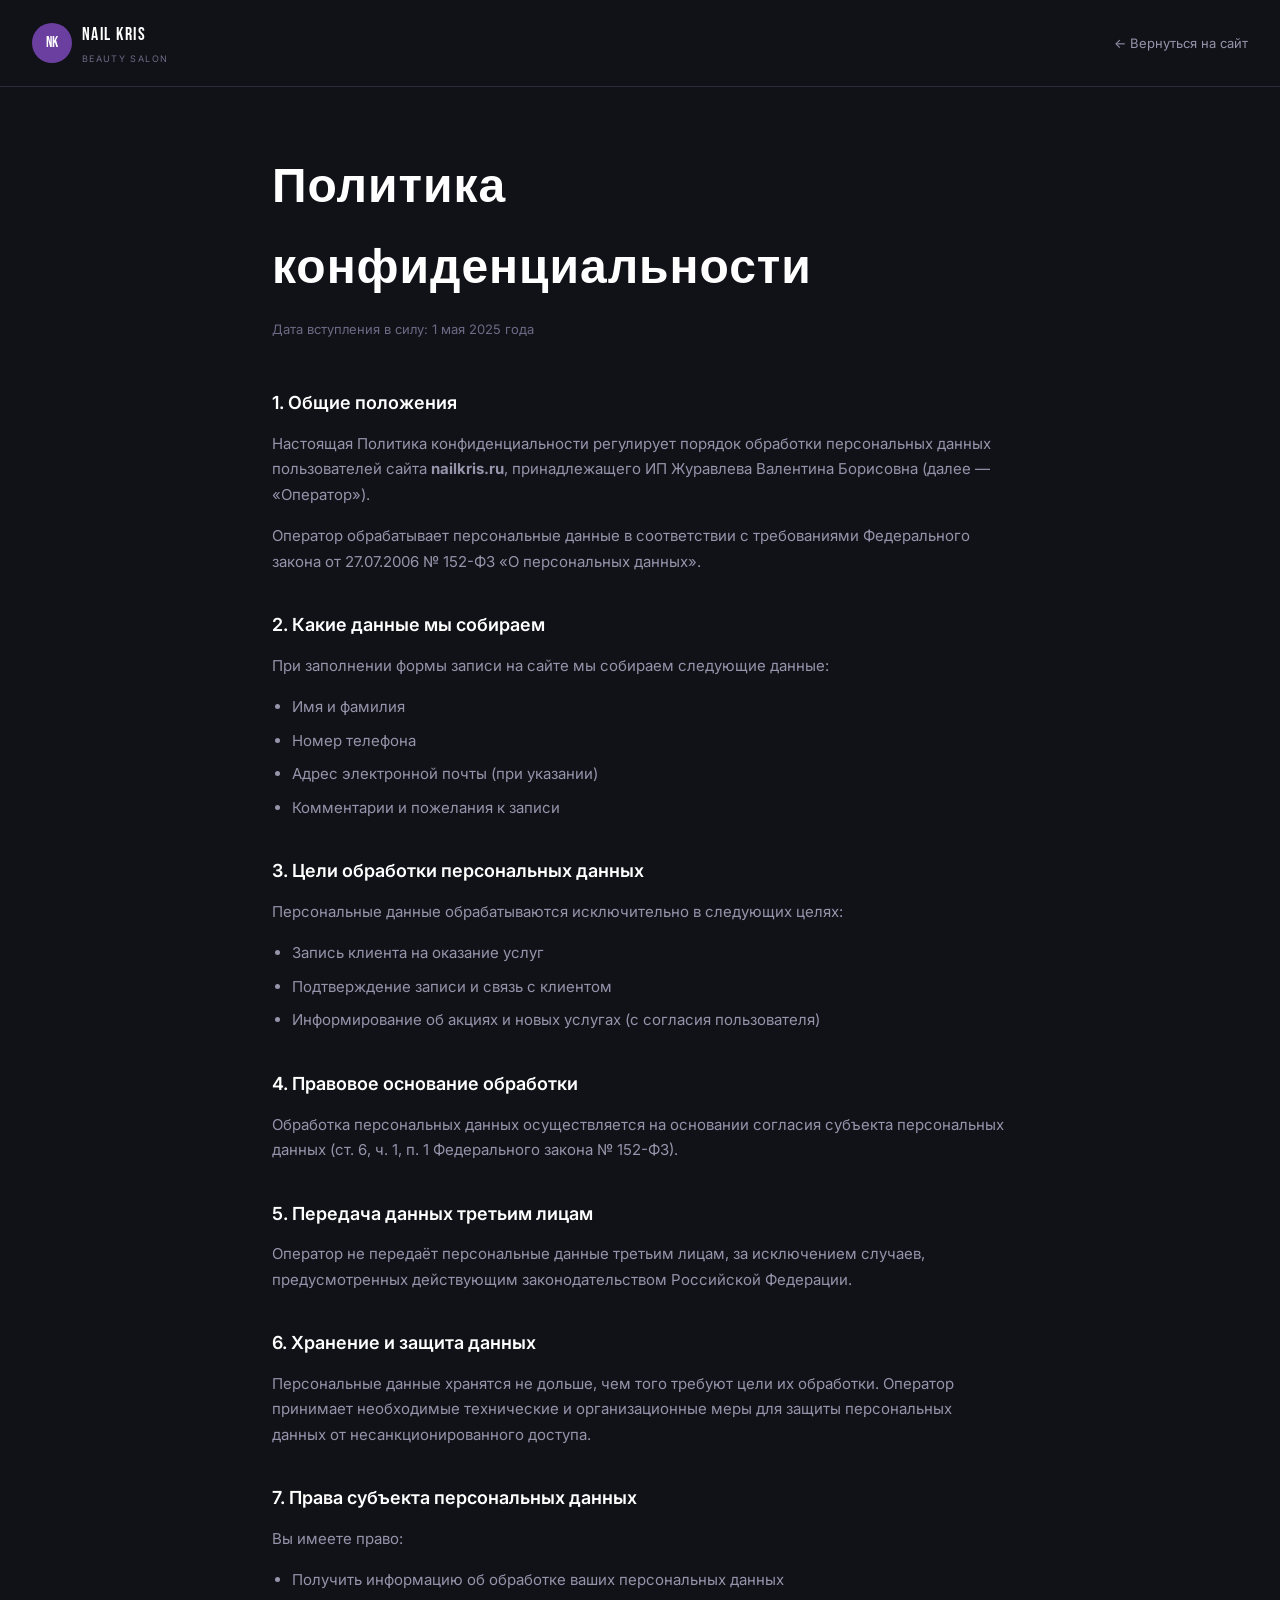
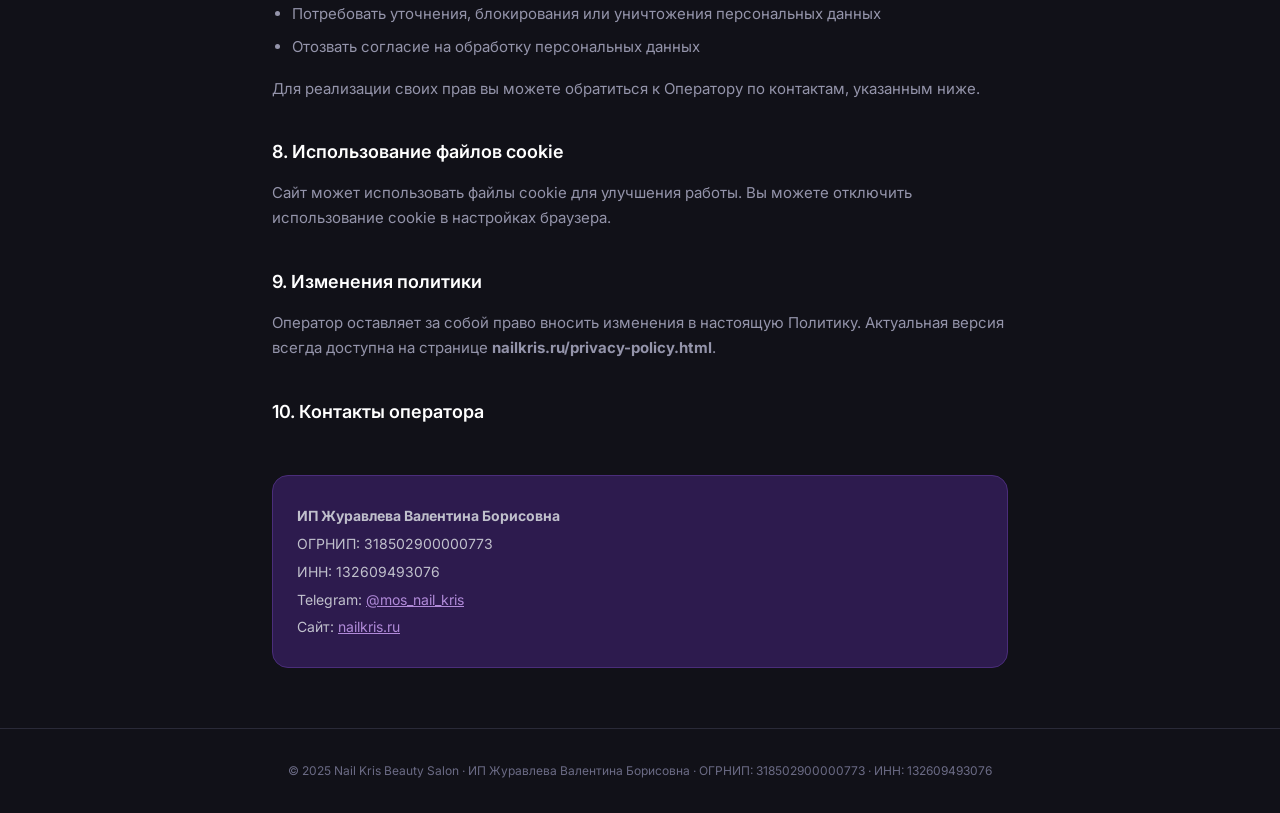
<file: privacy-policy.html>
<!DOCTYPE html>
<html lang="ru">
<head>
  <meta charset="UTF-8" />
  <meta name="viewport" content="width=device-width, initial-scale=1.0" />
  <title>Политика конфиденциальности — Nail Kris</title>
  <link rel="preconnect" href="https://fonts.googleapis.com" />
  <link href="https://fonts.googleapis.com/css2?family=Bebas+Neue&family=Inter:wght@300;400;500;600&display=swap" rel="stylesheet" />
  <style>
    *, *::before, *::after { box-sizing: border-box; margin: 0; padding: 0; }
    body {
      font-family: 'Inter', sans-serif;
      background: #111118;
      color: #c0c0cc;
      line-height: 1.7;
    }
    .header {
      padding: 20px 32px;
      border-bottom: 1px solid #2a2a38;
      display: flex;
      align-items: center;
      justify-content: space-between;
    }
    .logo {
      display: flex; align-items: center; gap: 10px; text-decoration: none;
    }
    .logo__icon {
      width: 40px; height: 40px; background: #6b3fa0; border-radius: 50%;
      display: flex; align-items: center; justify-content: center;
      font-family: 'Bebas Neue', sans-serif; font-size: 15px; color: #fff;
    }
    .logo__main { font-family: 'Bebas Neue', sans-serif; font-size: 18px; letter-spacing: 0.08em; color: #fff; }
    .logo__sub { font-size: 9px; letter-spacing: 0.15em; text-transform: uppercase; color: #6b6b85; }
    .back { font-size: 13px; color: #9494aa; text-decoration: none; }
    .back:hover { color: #fff; }
    .container { max-width: 800px; margin: 0 auto; padding: 60px 32px; }
    h1 { font-family: 'Bebas Neue', sans-serif; font-size: 48px; color: #fff; margin-bottom: 8px; letter-spacing: 0.02em; }
    .date { font-size: 13px; color: #6b6b85; margin-bottom: 48px; }
    h2 { font-size: 18px; font-weight: 600; color: #fff; margin: 36px 0 12px; }
    p { font-size: 15px; color: #9494aa; margin-bottom: 16px; }
    ul { padding-left: 20px; margin-bottom: 16px; }
    li { font-size: 15px; color: #9494aa; margin-bottom: 8px; }
    .requisites {
      background: #2d1b4e; border: 1px solid #4a2d7a; border-radius: 16px;
      padding: 24px; margin: 48px 0 0;
    }
    .requisites p { color: #c0c0cc; margin: 4px 0; font-size: 14px; }
    .footer { padding: 32px; text-align: center; border-top: 1px solid #2a2a38; font-size: 12px; color: #6b6b85; }
  </style>
</head>
<body>

  <header class="header">
    <a href="index.html" class="logo">
      <div class="logo__icon">NK</div>
      <div>
        <div class="logo__main">NAIL KRIS</div>
        <div class="logo__sub">beauty salon</div>
      </div>
    </a>
    <a href="index.html" class="back">← Вернуться на сайт</a>
  </header>

  <div class="container">
    <h1>Политика конфиденциальности</h1>
    <p class="date">Дата вступления в силу: 1 мая 2025 года</p>

    <h2>1. Общие положения</h2>
    <p>Настоящая Политика конфиденциальности регулирует порядок обработки персональных данных пользователей сайта <strong>nailkris.ru</strong>, принадлежащего ИП Журавлева Валентина Борисовна (далее — «Оператор»).</p>
    <p>Оператор обрабатывает персональные данные в соответствии с требованиями Федерального закона от 27.07.2006 № 152-ФЗ «О персональных данных».</p>

    <h2>2. Какие данные мы собираем</h2>
    <p>При заполнении формы записи на сайте мы собираем следующие данные:</p>
    <ul>
      <li>Имя и фамилия</li>
      <li>Номер телефона</li>
      <li>Адрес электронной почты (при указании)</li>
      <li>Комментарии и пожелания к записи</li>
    </ul>

    <h2>3. Цели обработки персональных данных</h2>
    <p>Персональные данные обрабатываются исключительно в следующих целях:</p>
    <ul>
      <li>Запись клиента на оказание услуг</li>
      <li>Подтверждение записи и связь с клиентом</li>
      <li>Информирование об акциях и новых услугах (с согласия пользователя)</li>
    </ul>

    <h2>4. Правовое основание обработки</h2>
    <p>Обработка персональных данных осуществляется на основании согласия субъекта персональных данных (ст. 6, ч. 1, п. 1 Федерального закона № 152-ФЗ).</p>

    <h2>5. Передача данных третьим лицам</h2>
    <p>Оператор не передаёт персональные данные третьим лицам, за исключением случаев, предусмотренных действующим законодательством Российской Федерации.</p>

    <h2>6. Хранение и защита данных</h2>
    <p>Персональные данные хранятся не дольше, чем того требуют цели их обработки. Оператор принимает необходимые технические и организационные меры для защиты персональных данных от несанкционированного доступа.</p>

    <h2>7. Права субъекта персональных данных</h2>
    <p>Вы имеете право:</p>
    <ul>
      <li>Получить информацию об обработке ваших персональных данных</li>
      <li>Потребовать уточнения, блокирования или уничтожения персональных данных</li>
      <li>Отозвать согласие на обработку персональных данных</li>
    </ul>
    <p>Для реализации своих прав вы можете обратиться к Оператору по контактам, указанным ниже.</p>

    <h2>8. Использование файлов cookie</h2>
    <p>Сайт может использовать файлы cookie для улучшения работы. Вы можете отключить использование cookie в настройках браузера.</p>

    <h2>9. Изменения политики</h2>
    <p>Оператор оставляет за собой право вносить изменения в настоящую Политику. Актуальная версия всегда доступна на странице <strong>nailkris.ru/privacy-policy.html</strong>.</p>

    <h2>10. Контакты оператора</h2>
    <div class="requisites">
      <p><strong>ИП Журавлева Валентина Борисовна</strong></p>
      <p>ОГРНИП: 318502900000773</p>
      <p>ИНН: 132609493076</p>
      <p>Telegram: <a href="https://t.me/mos_nailkris" style="color:#b08ad8">@mos_nail_kris</a></p>
      <p>Сайт: <a href="https://nailkris.ru" style="color:#b08ad8">nailkris.ru</a></p>
    </div>
  </div>

  <footer class="footer">
    © 2025 Nail Kris Beauty Salon · ИП Журавлева Валентина Борисовна · ОГРНИП: 318502900000773 · ИНН: 132609493076
  </footer>

</body>
</html>
</file>
<file: style.css>
/* ===== RESET & BASE ===== */
*, *::before, *::after { box-sizing: border-box; margin: 0; padding: 0; }

:root {
  --purple-900: #1a0a2e;
  --purple-800: #2d1b4e;
  --purple-700: #3d2468;
  --purple-600: #4a2d7a;
  --purple-500: #6b3fa0;
  --purple-400: #8b5cc8;
  --purple-300: #b08ad8;
  --purple-200: #d4b8eb;
  --purple-100: #f0e8f8;

  --gray-900: #111118;
  --gray-800: #1e1e2a;
  --gray-700: #2a2a38;
  --gray-600: #3d3d52;
  --gray-500: #6b6b85;
  --gray-400: #9494aa;
  --gray-300: #c0c0cc;
  --gray-200: #e0e0e8;
  --gray-100: #f4f4f8;

  --white: #ffffff;
  --accent: #b08ad8;
  --accent-bright: #c9a6f0;

  --font-display: 'Bebas Neue', sans-serif;
  --font-body: 'Inter', sans-serif;
  --font-serif: 'Cormorant Garamond', serif;
}

html { scroll-behavior: smooth; }

body {
  font-family: var(--font-body);
  background: var(--gray-900);
  color: var(--gray-200);
  overflow-x: hidden;
}

.container {
  max-width: 1200px;
  margin: 0 auto;
  padding: 0 32px;
}

a { text-decoration: none; color: inherit; }
address { font-style: normal; }

/* ===== BUTTONS ===== */
.btn {
  display: inline-flex;
  align-items: center;
  gap: 8px;
  font-family: var(--font-body);
  font-size: 14px;
  font-weight: 600;
  letter-spacing: 0.05em;
  text-transform: uppercase;
  border: none;
  cursor: pointer;
  padding: 14px 32px;
  border-radius: 100px;
  transition: all 0.3s ease;
  white-space: nowrap;
}
.btn--primary {
  background: var(--purple-500);
  color: var(--white);
}
.btn--primary:hover {
  background: var(--purple-400);
  transform: translateY(-2px);
  box-shadow: 0 12px 30px rgba(107, 63, 160, 0.4);
}
.btn--secondary {
  background: transparent;
  color: var(--gray-200);
  border: 1px solid var(--gray-600);
}
.btn--secondary:hover {
  border-color: var(--purple-400);
  color: var(--accent);
}
.btn--outline {
  background: transparent;
  border: 1px solid var(--purple-500);
  color: var(--accent);
}
.btn--outline:hover {
  background: var(--purple-500);
  color: var(--white);
}
.btn--sm { padding: 10px 22px; font-size: 12px; }
.btn--full { width: 100%; justify-content: center; }

/* ===== SECTION TYPOGRAPHY ===== */
.tag {
  font-size: 11px;
  font-weight: 600;
  letter-spacing: 0.15em;
  text-transform: uppercase;
  color: var(--purple-300);
  margin-bottom: 12px;
  display: flex;
  align-items: center;
  gap: 8px;
}
.tag::before {
  content: '';
  width: 20px;
  height: 1px;
  background: var(--purple-400);
}

.section-title {
  font-family: var(--font-display);
  font-size: clamp(42px, 6vw, 72px);
  line-height: 1;
  letter-spacing: 0.02em;
  color: var(--white);
  margin-bottom: 24px;
}
.section-title em {
  font-style: normal;
  color: var(--accent);
}

.section-head {
  margin-bottom: 56px;
}
.section-desc {
  max-width: 560px;
  color: var(--gray-400);
  line-height: 1.7;
  font-size: 15px;
}

/* ===== HEADER ===== */
.header {
  position: fixed;
  top: 0; left: 0; right: 0;
  z-index: 100;
  padding: 0 32px;
  background: transparent;
  transition: background 0.4s, border-color 0.4s;
  border-bottom: 1px solid transparent;
}
.header.scrolled {
  background: rgba(17, 17, 24, 0.95);
  backdrop-filter: blur(20px);
  border-color: var(--gray-700);
}
.header__inner {
  display: flex;
  align-items: center;
  gap: 40px;
  height: 72px;
}

.logo {
  display: flex;
  align-items: center;
  gap: 10px;
  text-decoration: none;
  flex-shrink: 0;
}
.logo__icon {
  width: 40px;
  height: 40px;
  background: var(--purple-500);
  border-radius: 50%;
  display: flex;
  align-items: center;
  justify-content: center;
  font-family: var(--font-display);
  font-size: 15px;
  color: var(--white);
  letter-spacing: 0.05em;
}
.logo__text {
  display: flex;
  flex-direction: column;
}
.logo__main {
  font-family: var(--font-display);
  font-size: 18px;
  letter-spacing: 0.08em;
  color: var(--white);
  line-height: 1;
}
.logo__sub {
  font-size: 9px;
  letter-spacing: 0.15em;
  text-transform: uppercase;
  color: var(--gray-400);
}

.nav {
  display: flex;
  align-items: center;
  gap: 32px;
  margin-left: auto;
}
.nav a {
  font-size: 13px;
  font-weight: 500;
  color: var(--gray-400);
  letter-spacing: 0.05em;
  transition: color 0.2s;
}
.nav a:hover { color: var(--white); }

.btn-header {
  display: inline-flex;
  align-items: center;
  padding: 10px 24px;
  background: var(--purple-500);
  color: var(--white);
  font-size: 13px;
  font-weight: 600;
  letter-spacing: 0.05em;
  border-radius: 100px;
  transition: all 0.3s;
  flex-shrink: 0;
  text-transform: uppercase;
}
.btn-header:hover {
  background: var(--purple-400);
  box-shadow: 0 8px 20px rgba(107, 63, 160, 0.4);
}

.burger {
  display: none;
  flex-direction: column;
  gap: 5px;
  background: none;
  border: none;
  cursor: pointer;
  padding: 4px;
  margin-left: auto;
}
.burger span {
  width: 24px;
  height: 2px;
  background: var(--white);
  border-radius: 2px;
  transition: all 0.3s;
}

.mobile-menu {
  display: none;
  flex-direction: column;
  padding: 20px 0;
  border-top: 1px solid var(--gray-700);
  background: rgba(17, 17, 24, 0.98);
}
.mobile-menu a {
  padding: 14px 0;
  font-size: 16px;
  font-weight: 500;
  color: var(--gray-300);
  border-bottom: 1px solid var(--gray-800);
}
.mobile-menu a:hover { color: var(--white); }
.mobile-cta {
  margin-top: 16px;
  background: var(--purple-500) !important;
  color: var(--white) !important;
  padding: 14px 24px;
  border-radius: 100px;
  text-align: center;
  font-weight: 600;
  border: none !important;
}

/* ===== HERO ===== */
.hero {
  position: relative;
  min-height: 100vh;
  display: flex;
  align-items: center;
  overflow: hidden;
  background: var(--purple-900);
}
.hero__bg {
  position: absolute;
  inset: 0;
}
.hero__orb {
  position: absolute;
  border-radius: 50%;
  filter: blur(80px);
  opacity: 0.35;
}
.hero__orb--1 {
  width: 600px; height: 600px;
  top: -200px; right: -100px;
  background: radial-gradient(circle, var(--purple-500), transparent 70%);
}
.hero__orb--2 {
  width: 400px; height: 400px;
  bottom: -100px; left: -100px;
  background: radial-gradient(circle, var(--purple-700), transparent 70%);
}
.hero__orb--3 {
  width: 300px; height: 300px;
  top: 40%; left: 40%;
  background: radial-gradient(circle, var(--purple-600), transparent 70%);
  opacity: 0.2;
}
.hero__grid {
  position: absolute;
  inset: 0;
  background-image:
    linear-gradient(rgba(107, 63, 160, 0.08) 1px, transparent 1px),
    linear-gradient(90deg, rgba(107, 63, 160, 0.08) 1px, transparent 1px);
  background-size: 60px 60px;
}

.hero__content {
  position: relative;
  z-index: 2;
  max-width: 1200px;
  margin: 0 auto;
  padding: 120px 32px 80px;
  width: 100%;
}

.hero__eyebrow {
  display: flex;
  align-items: center;
  gap: 12px;
  font-size: 13px;
  font-weight: 500;
  color: var(--purple-300);
  letter-spacing: 0.1em;
  text-transform: uppercase;
  margin-bottom: 32px;
}
.hero__dot {
  width: 8px;
  height: 8px;
  border-radius: 50%;
  background: var(--purple-400);
  flex-shrink: 0;
  animation: pulse 2s infinite;
}
@keyframes pulse {
  0%, 100% { opacity: 1; transform: scale(1); }
  50% { opacity: 0.5; transform: scale(1.4); }
}

.hero__title {
  font-family: var(--font-display);
  font-size: clamp(80px, 14vw, 180px);
  line-height: 0.9;
  letter-spacing: 0.02em;
  margin-bottom: 32px;
  display: flex;
  flex-direction: column;
}
.hero__title .line { color: var(--white); }
.hero__title .line--stroke {
  -webkit-text-stroke: 2px var(--purple-400);
  color: transparent;
}
.hero__title .line--small {
  font-size: clamp(20px, 3vw, 40px);
  color: var(--gray-400);
  letter-spacing: 0.2em;
  margin-top: 8px;
}

.hero__desc {
  max-width: 520px;
  font-size: 16px;
  line-height: 1.7;
  color: var(--gray-400);
  margin-bottom: 40px;
}

.hero__btns {
  display: flex;
  align-items: center;
  gap: 16px;
  margin-bottom: 64px;
  flex-wrap: wrap;
}

.hero__stats {
  display: flex;
  align-items: center;
  gap: 32px;
  flex-wrap: wrap;
}
.hero__stat {
  display: flex;
  flex-direction: column;
}
.hero__stat strong {
  font-family: var(--font-display);
  font-size: 36px;
  color: var(--white);
  line-height: 1;
}
.hero__stat span {
  font-size: 12px;
  color: var(--gray-500);
  letter-spacing: 0.05em;
  text-transform: uppercase;
}
.hero__divider {
  width: 1px;
  height: 40px;
  background: var(--gray-700);
}

.hero__scroll {
  position: absolute;
  bottom: 40px;
  right: 32px;
  display: flex;
  flex-direction: column;
  align-items: center;
  gap: 12px;
  font-size: 10px;
  letter-spacing: 0.2em;
  text-transform: uppercase;
  color: var(--gray-500);
  z-index: 2;
}
.hero__scroll-line {
  width: 1px;
  height: 60px;
  background: linear-gradient(to bottom, var(--purple-500), transparent);
  animation: scrollLine 2s infinite;
}
@keyframes scrollLine {
  0% { transform: scaleY(0); transform-origin: top; }
  50% { transform: scaleY(1); transform-origin: top; }
  51% { transform: scaleY(1); transform-origin: bottom; }
  100% { transform: scaleY(0); transform-origin: bottom; }
}

/* ===== MARQUEE ===== */
.marquee {
  overflow: hidden;
  background: var(--purple-800);
  border-top: 1px solid var(--purple-700);
  border-bottom: 1px solid var(--purple-700);
  padding: 18px 0;
}
.marquee__inner {
  display: flex;
  align-items: center;
  gap: 28px;
  white-space: nowrap;
  animation: marquee 20s linear infinite;
  width: max-content;
}
.marquee__inner span {
  font-family: var(--font-display);
  font-size: 20px;
  letter-spacing: 0.1em;
  color: var(--purple-200);
}
.marquee__inner .mx {
  color: var(--purple-400);
  font-size: 14px;
}
@keyframes marquee {
  0% { transform: translateX(0); }
  100% { transform: translateX(-50%); }
}

/* ===== BRANCHES ===== */
.branches {
  padding: 100px 0;
  background: var(--gray-900);
}
.branches__grid {
  display: grid;
  grid-template-columns: 1fr 1fr;
  gap: 24px;
}

.branch-card {
  background: var(--gray-800);
  border: 1px solid var(--gray-700);
  border-radius: 24px;
  padding: 40px;
  position: relative;
  transition: all 0.3s;
  overflow: hidden;
}
.branch-card::before {
  content: '';
  position: absolute;
  top: 0; left: 0; right: 0;
  height: 3px;
  background: linear-gradient(90deg, var(--purple-500), var(--purple-300));
  opacity: 0;
  transition: opacity 0.3s;
}
.branch-card:hover {
  border-color: var(--purple-600);
  transform: translateY(-4px);
  box-shadow: 0 20px 60px rgba(107, 63, 160, 0.2);
}
.branch-card:hover::before { opacity: 1; }
.branch-card--accent {
  background: var(--purple-900);
  border-color: var(--purple-700);
}

.branch-card__num {
  font-family: var(--font-display);
  font-size: 80px;
  color: var(--purple-800);
  line-height: 1;
  margin-bottom: 24px;
  font-weight: 400;
}
.branch-card--accent .branch-card__num { color: var(--purple-700); }

.branch-card__metro {
  display: flex;
  align-items: center;
  gap: 8px;
  font-size: 12px;
  font-weight: 600;
  letter-spacing: 0.1em;
  text-transform: uppercase;
  color: var(--purple-300);
  margin-bottom: 12px;
}
.metro-dot {
  width: 10px;
  height: 10px;
  background: var(--purple-400);
  border-radius: 50%;
}

.branch-card__addr {
  font-family: var(--font-display);
  font-size: 32px;
  color: var(--white);
  margin-bottom: 16px;
  line-height: 1.1;
}

.branch-card__desc {
  font-size: 14px;
  color: var(--gray-400);
  line-height: 1.6;
  margin-bottom: 20px;
}
.branch-card__hours {
  display: flex;
  align-items: center;
  gap: 8px;
  font-size: 13px;
  color: var(--gray-400);
  margin-bottom: 28px;
}

/* ===== SERVICES ===== */
.services {
  padding: 100px 0;
  background: var(--gray-800);
}

.tabs {
  display: flex;
  gap: 8px;
  margin-bottom: 48px;
  flex-wrap: wrap;
}
.tab {
  padding: 10px 24px;
  background: var(--gray-700);
  border: 1px solid var(--gray-600);
  border-radius: 100px;
  font-size: 13px;
  font-weight: 600;
  color: var(--gray-400);
  cursor: pointer;
  transition: all 0.3s;
  font-family: var(--font-body);
  letter-spacing: 0.03em;
}
.tab:hover { color: var(--white); border-color: var(--gray-500); }
.tab.active {
  background: var(--purple-500);
  border-color: var(--purple-500);
  color: var(--white);
}

.tab-pane { display: none; }
.tab-pane.active { display: block; }

.services-intro {
  max-width: 600px;
  margin-bottom: 36px;
}
.services-intro p {
  font-size: 15px;
  color: var(--gray-400);
  line-height: 1.7;
}

.services-grid {
  display: grid;
  grid-template-columns: repeat(3, 1fr);
  gap: 16px;
}

.service-item {
  background: var(--gray-900);
  border: 1px solid var(--gray-700);
  border-radius: 20px;
  padding: 28px;
  transition: all 0.3s;
  position: relative;
}
.service-item:hover {
  border-color: var(--purple-600);
  transform: translateY(-2px);
  box-shadow: 0 12px 40px rgba(107, 63, 160, 0.15);
}

.service-item--hero {
  grid-column: span 2;
  background: var(--purple-900);
  border-color: var(--purple-700);
  display: flex;
  flex-direction: column;
  gap: 16px;
}
.service-item--hero:hover {
  box-shadow: 0 16px 50px rgba(107, 63, 160, 0.25);
}

.service-item--dark {
  background: var(--gray-700);
  display: flex;
  flex-direction: column;
  align-items: center;
  justify-content: center;
  gap: 20px;
  min-height: 200px;
}
.service-item--dark p {
  font-size: 12px;
  letter-spacing: 0.1em;
  text-transform: uppercase;
  color: var(--gray-400);
}

.service-item__badge {
  display: inline-flex;
  padding: 4px 14px;
  background: var(--purple-600);
  color: var(--white);
  font-size: 10px;
  font-weight: 600;
  letter-spacing: 0.1em;
  text-transform: uppercase;
  border-radius: 100px;
  width: fit-content;
}

.service-item h3 {
  font-family: var(--font-display);
  font-size: 22px;
  color: var(--white);
  letter-spacing: 0.02em;
  margin-bottom: 8px;
}
.service-item p {
  font-size: 14px;
  color: var(--gray-400);
  line-height: 1.6;
}

.service-item__footer {
  display: flex;
  align-items: center;
  justify-content: space-between;
  margin-top: 16px;
  padding-top: 16px;
  border-top: 1px solid var(--gray-700);
}
.service-item--hero .service-item__footer {
  border-color: var(--purple-700);
}

.price {
  font-family: var(--font-display);
  font-size: 22px;
  color: var(--accent);
  letter-spacing: 0.02em;
}
.duration {
  font-size: 12px;
  color: var(--gray-500);
}

.service-item__body { flex: 1; }

/* Nail art demo */
.service-nails-art {
  display: flex;
  align-items: flex-end;
  gap: 4px;
}
.nail-demo {
  border-radius: 50px 50px 20px 20px;
  background: linear-gradient(180deg, var(--purple-400), var(--purple-700));
}
.nail-demo.n1 { width: 28px; height: 45px; }
.nail-demo.n2 { width: 32px; height: 60px; }
.nail-demo.n3 { width: 34px; height: 68px; }
.nail-demo.n4 { width: 32px; height: 58px; }
.nail-demo.n5 { width: 24px; height: 42px; }

.services__cta {
  margin-top: 48px;
  padding: 40px;
  background: var(--gray-900);
  border: 1px solid var(--gray-700);
  border-radius: 24px;
  display: flex;
  align-items: center;
  justify-content: space-between;
  gap: 24px;
  flex-wrap: wrap;
}
.services__cta p {
  font-size: 16px;
  color: var(--gray-300);
}

/* ===== TEAM ===== */
.team {
  padding: 100px 0;
  background: var(--purple-900);
}

.team__branches {
  display: flex;
  flex-direction: column;
  gap: 60px;
}

.team__branch-label {
  display: flex;
  align-items: center;
  gap: 10px;
  font-size: 13px;
  font-weight: 600;
  color: var(--purple-300);
  letter-spacing: 0.08em;
  text-transform: uppercase;
  margin-bottom: 24px;
}

.masters-grid {
  display: flex;
  flex-wrap: wrap;
  gap: 12px;
}

.master-card {
  display: flex;
  align-items: center;
  gap: 14px;
  background: var(--purple-800);
  border: 1px solid var(--purple-700);
  border-radius: 100px;
  padding: 10px 20px 10px 10px;
  transition: all 0.3s;
  flex-shrink: 0;
}
.master-card:hover {
  border-color: var(--purple-400);
  background: var(--purple-700);
  transform: translateY(-2px);
}
.master-card--special {
  border-color: var(--purple-500);
}

.master-card__avatar {
  width: 44px;
  height: 44px;
  border-radius: 50%;
  background: var(--purple-600);
  display: flex;
  align-items: center;
  justify-content: center;
  font-family: var(--font-display);
  font-size: 14px;
  color: var(--white);
  flex-shrink: 0;
  letter-spacing: 0.05em;
}
.master-card__avatar--gold {
  background: linear-gradient(135deg, #b8860b, #daa520);
}

.master-card__info h4 {
  font-size: 14px;
  font-weight: 600;
  color: var(--white);
  margin-bottom: 2px;
}
.master-card__info span {
  font-size: 11px;
  color: var(--purple-300);
}

.master-card__btn {
  display: inline-flex;
  padding: 6px 16px;
  background: var(--purple-500);
  color: var(--white);
  font-size: 11px;
  font-weight: 600;
  letter-spacing: 0.05em;
  border-radius: 100px;
  transition: background 0.2s;
  margin-left: 8px;
}
.master-card__btn:hover { background: var(--purple-400); }

/* ===== ABOUT ===== */
.about {
  padding: 100px 0;
  background: var(--gray-900);
  position: relative;
  overflow: hidden;
}

.about__bg-text {
  position: absolute;
  bottom: -40px;
  left: 50%;
  transform: translateX(-50%);
  font-family: var(--font-display);
  font-size: clamp(80px, 15vw, 200px);
  color: transparent;
  -webkit-text-stroke: 1px var(--gray-800);
  white-space: nowrap;
  pointer-events: none;
  user-select: none;
  z-index: 0;
}

.about__inner {
  display: grid;
  grid-template-columns: 1fr 1fr;
  gap: 80px;
  align-items: center;
  position: relative;
  z-index: 1;
}

.about__visual {
  position: relative;
  height: 420px;
}

.about__card {
  position: absolute;
  background: var(--purple-800);
  border: 1px solid var(--purple-700);
  border-radius: 20px;
  padding: 24px 28px;
  display: flex;
  flex-direction: column;
  gap: 4px;
  backdrop-filter: blur(10px);
}
.about__card span { font-size: 12px; color: var(--gray-400); letter-spacing: 0.08em; }
.about__card-num {
  font-family: var(--font-display) !important;
  font-size: 40px !important;
  color: var(--white) !important;
  line-height: 1;
}

.about__card--1 { top: 0; left: 0; }
.about__card--2 { top: 60px; right: 0; }
.about__card--3 { bottom: 80px; left: 40px; }

.about__orb {
  position: absolute;
  top: 50%;
  left: 50%;
  transform: translate(-50%, -50%);
  width: 250px;
  height: 250px;
  border-radius: 50%;
  background: radial-gradient(circle, rgba(107, 63, 160, 0.3), transparent 70%);
  filter: blur(30px);
}

.about__text {
  font-size: 15px;
  color: var(--gray-400);
  line-height: 1.7;
  margin-bottom: 20px;
}

.about__features {
  display: flex;
  flex-direction: column;
  gap: 16px;
  margin-top: 32px;
  margin-bottom: 36px;
}
.feature {
  display: flex;
  gap: 16px;
  align-items: flex-start;
}
.feature__icon {
  color: var(--purple-400);
  font-size: 16px;
  margin-top: 2px;
  flex-shrink: 0;
}
.feature strong {
  display: block;
  font-size: 14px;
  color: var(--white);
  margin-bottom: 2px;
}
.feature p {
  font-size: 13px;
  color: var(--gray-500);
}

/* ===== BOOKING ===== */
.booking {
  padding: 100px 0;
  background: var(--gray-800);
}

.booking__inner {
  display: grid;
  grid-template-columns: 1fr 1fr;
  gap: 80px;
  align-items: start;
}

.booking__title {
  font-family: var(--font-display);
  font-size: clamp(48px, 7vw, 80px);
  line-height: 0.95;
  color: var(--white);
  margin-bottom: 20px;
}
.booking__title em {
  font-style: normal;
  color: var(--accent);
}

.booking__desc {
  font-size: 15px;
  color: var(--gray-400);
  line-height: 1.6;
  margin-bottom: 40px;
}

.booking__methods {
  display: flex;
  flex-direction: column;
  gap: 12px;
}

.booking__method {
  display: flex;
  align-items: center;
  gap: 16px;
  padding: 16px 20px;
  background: var(--gray-900);
  border: 1px solid var(--gray-700);
  border-radius: 16px;
  transition: all 0.3s;
  cursor: pointer;
}
.booking__method:hover {
  border-color: var(--purple-500);
  background: var(--purple-900);
  transform: translateX(4px);
}
.booking__method strong {
  display: block;
  font-size: 14px;
  color: var(--white);
}
.booking__method span {
  font-size: 12px;
  color: var(--gray-500);
}
.booking__method--online:hover { border-color: var(--purple-500); }
.booking__method--wa { border-color: #25d366; }
.booking__method--wa:hover { background: rgba(37, 211, 102, 0.1); border-color: #25d366; }
.booking__method--tg { border-color: #229ED9; }
.booking__method--tg:hover { background: rgba(34, 158, 217, 0.1); border-color: #229ED9; }

.booking__method-icon {
  width: 44px;
  height: 44px;
  background: var(--gray-700);
  border-radius: 12px;
  display: flex;
  align-items: center;
  justify-content: center;
  color: var(--gray-300);
  flex-shrink: 0;
}
.booking__method-icon--wa {
  background: rgba(37, 211, 102, 0.15);
  color: #25d366;
}
.booking__method-icon--tg {
  background: rgba(34, 158, 217, 0.15);
  color: #229ED9;
}

.arr {
  margin-left: auto;
  color: var(--gray-600);
  flex-shrink: 0;
}

/* Form */
.booking__form {
  background: var(--gray-900);
  border: 1px solid var(--gray-700);
  border-radius: 24px;
  padding: 40px;
}
.booking__form h3 {
  font-family: var(--font-display);
  font-size: 28px;
  color: var(--white);
  margin-bottom: 28px;
  letter-spacing: 0.02em;
}

.form-row {
  display: grid;
  grid-template-columns: 1fr 1fr;
  gap: 16px;
}
.form-group {
  display: flex;
  flex-direction: column;
  gap: 8px;
  margin-bottom: 16px;
}
.form-group label {
  font-size: 12px;
  font-weight: 600;
  letter-spacing: 0.08em;
  text-transform: uppercase;
  color: var(--gray-400);
}
.form-group input,
.form-group select,
.form-group textarea {
  background: var(--gray-800);
  border: 1px solid var(--gray-600);
  border-radius: 12px;
  padding: 12px 16px;
  font-size: 14px;
  font-family: var(--font-body);
  color: var(--white);
  transition: border-color 0.2s;
  outline: none;
  appearance: none;
  -webkit-appearance: none;
}
.form-group input::placeholder,
.form-group textarea::placeholder { color: var(--gray-600); }
.form-group input:focus,
.form-group select:focus,
.form-group textarea:focus { border-color: var(--purple-500); }
.form-group select { cursor: pointer; }
.form-group select option { background: var(--gray-800); }

.form-note {
  font-size: 11px;
  color: var(--gray-600);
  text-align: center;
  margin-top: 12px;
}

.form-group--checkbox { margin-bottom: 20px; }
.checkbox-label {
  display: flex;
  align-items: flex-start;
  gap: 10px;
  cursor: pointer;
  font-size: 13px;
  color: var(--gray-500);
  line-height: 1.5;
}
.checkbox-label input[type="checkbox"] {
  width: 18px; height: 18px;
  flex-shrink: 0;
  margin-top: 1px;
  accent-color: var(--purple-500);
  cursor: pointer;
  border-radius: 4px;
}
.checkbox-label a { color: var(--accent); text-decoration: underline; }
.checkbox-label a:hover { color: var(--accent-bright); }

/* ===== CONTACTS ===== */
.contacts {
  padding: 100px 0;
  background: var(--purple-900);
}

.contacts__grid {
  display: grid;
  grid-template-columns: 1fr 1fr 1fr;
  gap: 24px;
}

.contact-card {
  background: var(--purple-800);
  border: 1px solid var(--purple-700);
  border-radius: 20px;
  padding: 32px;
  transition: all 0.3s;
}
.contact-card:hover {
  border-color: var(--purple-500);
  transform: translateY(-4px);
  box-shadow: 0 16px 40px rgba(107, 63, 160, 0.2);
}
.contact-card--social {
  background: var(--gray-900);
  border-color: var(--gray-700);
}

.contact-card__num {
  font-family: var(--font-display);
  font-size: 48px;
  color: var(--purple-700);
  line-height: 1;
  margin-bottom: 16px;
}

.contact-card h3 {
  font-family: var(--font-display);
  font-size: 26px;
  color: var(--white);
  margin-bottom: 10px;
}
.contact-card address {
  font-size: 15px;
  color: var(--gray-300);
  line-height: 1.6;
  margin-bottom: 12px;
}
.contact-card p {
  font-size: 14px;
  color: var(--gray-400);
  line-height: 1.6;
  margin-bottom: 20px;
}
.contact-hours {
  font-size: 13px;
  color: var(--purple-300);
  margin-bottom: 24px;
}

.social-links {
  display: flex;
  flex-direction: column;
  gap: 10px;
  margin-top: 16px;
}
.social-link {
  display: flex;
  align-items: center;
  gap: 10px;
  padding: 12px 16px;
  border-radius: 12px;
  font-size: 14px;
  font-weight: 500;
  transition: all 0.2s;
  border: 1px solid var(--gray-700);
}
.social-link--vk { color: #4a76a8; }
.social-link--vk:hover { background: rgba(74, 118, 168, 0.1); border-color: #4a76a8; }
.social-link--tg { color: #229ED9; }
.social-link--tg:hover { background: rgba(34, 158, 217, 0.1); border-color: #229ED9; }

/* ===== FOOTER ===== */
.footer {
  background: var(--gray-900);
  border-top: 1px solid var(--gray-800);
  padding: 64px 0 32px;
}

.footer__inner {
  display: grid;
  grid-template-columns: 2fr 1fr 1fr 1fr;
  gap: 48px;
  margin-bottom: 48px;
}

.footer__brand p {
  font-size: 14px;
  color: var(--gray-500);
  line-height: 1.6;
  margin-top: 16px;
  max-width: 260px;
}

.footer__col h4 {
  font-size: 11px;
  font-weight: 700;
  letter-spacing: 0.12em;
  text-transform: uppercase;
  color: var(--gray-400);
  margin-bottom: 20px;
}
.footer__col a {
  display: block;
  font-size: 14px;
  color: var(--gray-500);
  margin-bottom: 10px;
  transition: color 0.2s;
}
.footer__col a:hover { color: var(--white); }
.footer__col p {
  font-size: 13px;
  color: var(--gray-600);
  line-height: 1.6;
  margin-bottom: 12px;
}

.footer__requisites {
  font-size: 12px;
  color: var(--gray-600);
  text-align: center;
  padding: 16px 0;
  border-top: 1px solid var(--gray-800);
  border-bottom: 1px solid var(--gray-800);
  margin-bottom: 16px;
}

.footer__bottom {
  display: flex;
  align-items: center;
  justify-content: space-between;
  padding-top: 16px;
  font-size: 12px;
  color: var(--gray-600);
  flex-wrap: wrap;
  gap: 12px;
}
.footer__policy { color: var(--gray-500); transition: color 0.2s; }
.footer__policy:hover { color: var(--accent); }

/* ===== TOAST ===== */
.toast {
  position: fixed;
  bottom: 32px;
  right: 32px;
  background: var(--purple-600);
  color: var(--white);
  padding: 16px 24px;
  border-radius: 16px;
  font-size: 14px;
  font-weight: 500;
  display: flex;
  align-items: center;
  gap: 10px;
  box-shadow: 0 16px 40px rgba(0,0,0,0.4);
  transform: translateY(120px);
  opacity: 0;
  transition: all 0.4s cubic-bezier(0.34, 1.56, 0.64, 1);
  z-index: 999;
}
.toast.show {
  transform: translateY(0);
  opacity: 1;
}

/* ===== RESPONSIVE ===== */
@media (max-width: 1024px) {
  .about__inner { grid-template-columns: 1fr; gap: 40px; }
  .about__visual { height: 280px; }
  .booking__inner { grid-template-columns: 1fr; gap: 48px; }
  .footer__inner { grid-template-columns: 1fr 1fr; }
  .contacts__grid { grid-template-columns: 1fr 1fr; }
}

@media (max-width: 768px) {
  .nav { display: none; }
  .btn-header { display: none; }
  .burger { display: flex; }
  .mobile-menu.open { display: flex; }

  .container { padding: 0 20px; }

  .hero__title { font-size: clamp(60px, 16vw, 100px); }
  .hero__btns { flex-direction: column; align-items: flex-start; }

  .branches__grid { grid-template-columns: 1fr; }
  .services-grid { grid-template-columns: 1fr; }
  .service-item--hero { grid-column: span 1; }

  .contacts__grid { grid-template-columns: 1fr; }
  .footer__inner { grid-template-columns: 1fr; gap: 32px; }
  .form-row { grid-template-columns: 1fr; }
  .footer__bottom { flex-direction: column; text-align: center; }
}
</file>
